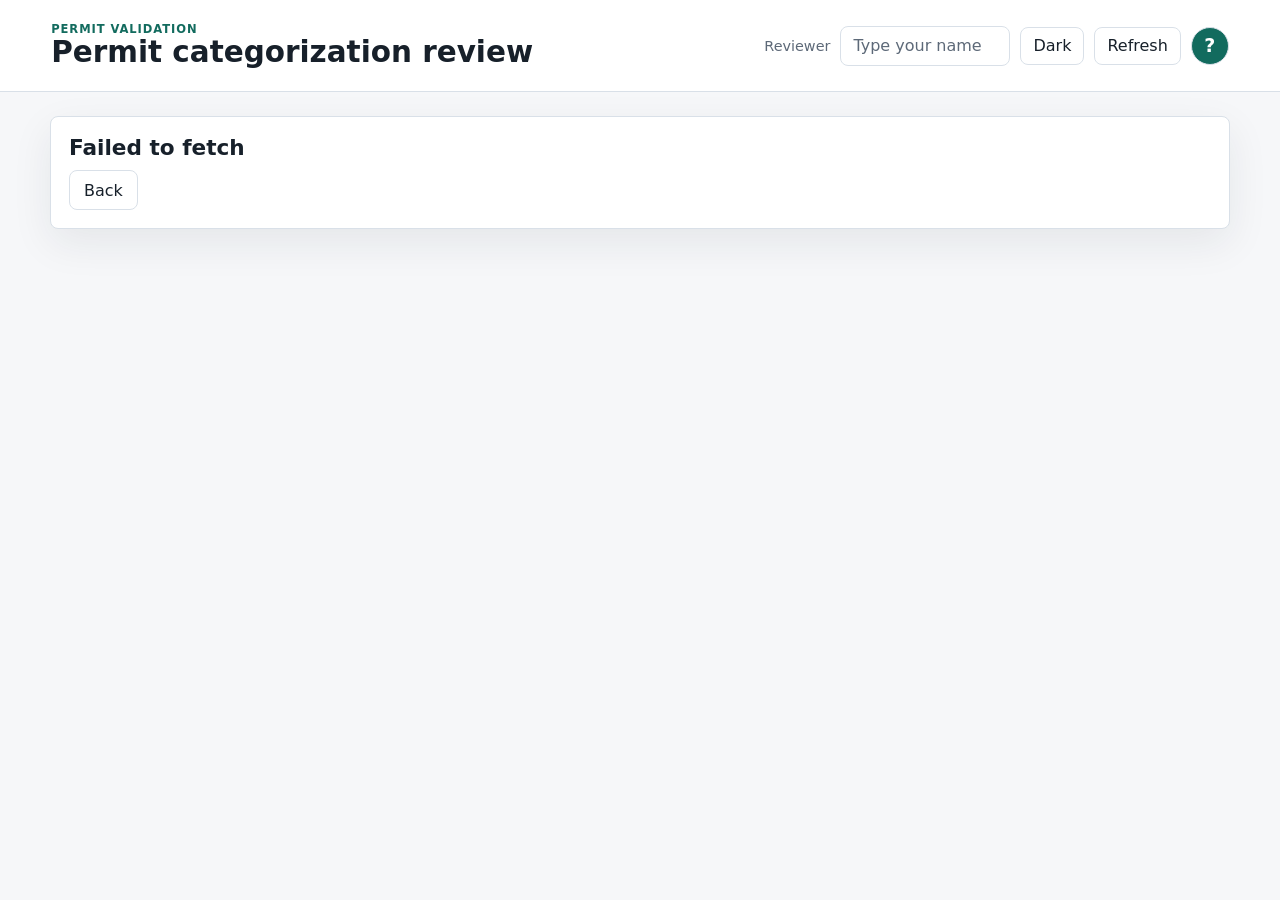
<file: index.html>
<!doctype html>
<html lang="en">
<head>
  <meta charset="utf-8">
  <meta name="viewport" content="width=device-width, initial-scale=1">
  <title>Permit Validation</title>
  <link rel="stylesheet" href="static/styles.css">
</head>
<body>
  <header class="topbar">
    <div>
      <div class="eyebrow">Permit validation</div>
      <h1>Permit categorization review</h1>
    </div>
    <div class="top-actions">
      <label class="reviewer-label" for="reviewerName">Reviewer</label>
      <input id="reviewerName" class="reviewer-input" type="text" placeholder="Type your name" autocomplete="off">
      <button id="themeToggle" class="icon-text" title="Toggle dark / light">Dark</button>
      <button id="refreshBtn" class="icon-text">Refresh</button>
      <button id="helpBtn" class="help-icon" title="How to label — reviewer guide" aria-label="Reviewer guide">?</button>
    </div>
  </header>
  <main id="app"></main>

  <div id="helpOverlay" class="help-overlay" hidden>
    <div class="help-modal" role="dialog" aria-modal="true" aria-labelledby="helpTitle">
      <div class="help-head">
        <div>
          <div class="help-eyebrow">Reviewer guide · v2</div>
          <h2 id="helpTitle">How to review this round</h2>
        </div>
        <button id="helpClose" class="help-close" aria-label="Close">&times;</button>
      </div>
      <div class="help-body">
        <p class="help-lead">Read the permit description and choose the most specific active category supported by the text. The model prediction is hidden during this review.</p>

        <section class="help-sec">
          <h3>Before you start</h3>
          <ol class="help-ol">
            <li>Enter your reviewer name in the top bar.</li>
            <li>Use the active targeted queues. Each card shows your assigned count and remaining count.</li>
            <li>Historical cards are locked. Their old records remain preserved.</li>
          </ol>
          <p class="help-note"><b>Assignment rule:</b> the system targets at least 10 permits per available active class, caps each reviewer at 300 class-target reviews, and allows no more than two substantive reviewers per class-target permit. Demolition, Sign, and Window / door have fewer than 10 permits in this round. Solar PV is not an active queue. Heat Pump appears as a choice inside the Mechanical / HVAC queue when the description supports it.</p>
        </section>

        <section class="help-sec">
          <h3>For each permit</h3>
          <ol class="help-ol">
            <li>Read the full description.</li>
            <li>Choose the narrow category that matches the main work. One permit can appear in multiple class queues because one permit can support multiple class-specific estimates.</li>
            <li>Use <b>None of these apply</b> when the work is real and no shown category fits.</li>
            <li>Use <b>Skip for now</b> when the description is too vague, incomplete, or contradictory.</li>
            <li>Use the note field for a short explanation. Notes and unfinished selections autosave after a short pause. Autosave does not complete the permit.</li>
          </ol>
          <p class="help-note"><b>Category selection completes the permit.</b> You can use Back to revisit a saved choice. Forward saves any unfinished note before moving.</p>
        </section>

        <section class="help-sec">
          <h3>Boundary rules</h3>
          <table class="help-table">
            <thead><tr><th>Permit text</th><th>Use</th></tr></thead>
            <tbody>
              <tr><td>Interior remodel with no clear narrow scope</td><td><b>Alteration / remodel</b></td></tr>
              <tr><td>New principal residence or principal building</td><td><b>New construction</b></td></tr>
              <tr><td>ADU, shed, detached garage, or carport</td><td><b>Garage / accessory</b></td></tr>
              <tr><td>Service panel or meter-main capacity change</td><td><b>Electrical panel upgrade</b></td></tr>
              <tr><td>EV charging equipment</td><td><b>EV charger</b></td></tr>
              <tr><td>Stationary battery energy storage</td><td><b>Battery storage</b></td></tr>
              <tr><td>Air-source, mini-split, or ground-source heat-pump equipment</td><td><b>Heat Pump</b></td></tr>
              <tr><td>Generic furnace, air conditioner, ventilation, or ductwork</td><td><b>Mechanical / HVAC</b></td></tr>
              <tr><td>Domestic hot-water equipment, including heat-pump water heaters</td><td><b>Water heater</b></td></tr>
              <tr><td>Roof work with no re-roofing scope</td><td>Use the equipment category when supported; do not use <b>Roofing</b></td></tr>
              <tr><td>Sewer lateral or water service to the street</td><td><b>Sewer / utility</b></td></tr>
              <tr><td>Interior fixtures, supply, or drain lines</td><td><b>Plumbing</b></td></tr>
              <tr><td>Permit text lists multiple trades</td><td>Choose the headline scope</td></tr>
            </tbody>
          </table>
        </section>

        <section class="help-sec">
          <h3>Active categories with example permits</h3>
          <p class="help-note">These examples show clear cases. Use the permit description when the wording is less direct.</p>

          <div class="help-fam"><span class="fam-tag">Electrical</span></div>
          <div class="help-cards">
            <div class="help-card"><h4>Battery storage</h4><p>Stationary electrical energy storage.</p><p class="gold">&ldquo;Install a 13.5 kWh battery energy storage system with backup gateway.&rdquo;</p><p class="nope">Not: batteries in vehicles or alarms.</p></div>
            <div class="help-card"><h4>Electrical panel upgrade</h4><p>Service panel, meter-main, or capacity change.</p><p class="gold">&ldquo;Upgrade the main service from 100A to 200A and replace the meter-main.&rdquo;</p><p class="nope">Not: ordinary wiring with no capacity change.</p></div>
            <div class="help-card"><h4>EV charger</h4><p>Electric-vehicle charging equipment.</p><p class="gold">&ldquo;Install a 240V dedicated circuit and Level 2 EV charger in the garage.&rdquo;</p><p class="nope">Not: parking electrical work with no charger.</p></div>
          </div>

          <div class="help-fam"><span class="fam-tag">Mechanical and HVAC</span></div>
          <div class="help-cards">
            <div class="help-card"><h4>Mechanical / HVAC</h4><p>General heating, cooling, ventilation, refrigeration, or ductwork.</p><p class="gold">&ldquo;Replace the gas furnace and air conditioner, including new ductwork and thermostat.&rdquo;</p><p class="nope">Heat-pump equipment uses the Heat Pump choice.</p></div>
          </div>

          <div class="help-fam"><span class="fam-tag">Plumbing</span></div>
          <div class="help-cards">
            <div class="help-card"><h4>Water heater</h4><p>Domestic water-heating equipment.</p><p class="gold">&ldquo;Replace the 50-gallon gas water heater with a tankless unit.&rdquo;</p><p class="nope">Includes heat-pump water heaters.</p></div>
            <div class="help-card"><h4>Gas</h4><p>Fuel-gas piping, meters, or gas connections.</p><p class="gold">&ldquo;Install new fuel-gas piping and extend the gas line to the range and dryer.&rdquo;</p><p class="nope">Not: water piping or sewer work.</p></div>
            <div class="help-card"><h4>Plumbing</h4><p>Fixtures, water supply, drainage, or interior piping.</p><p class="gold">&ldquo;Repipe two bathrooms and replace the fixtures, water supply, and drain lines.&rdquo;</p><p class="nope">Not: a sewer main or fuel-gas-only permit.</p></div>
          </div>

          <div class="help-fam"><span class="fam-tag">Exterior</span></div>
          <div class="help-cards">
            <div class="help-card"><h4>Roofing</h4><p>Roof covering replacement or repair.</p><p class="gold">&ldquo;Tear off and reroof 24 squares of asphalt shingles over the existing residence.&rdquo;</p><p class="nope">Not: roof-mounted equipment with no re-roofing scope.</p></div>
            <div class="help-card"><h4>Window / door</h4><p>Windows, exterior doors, or glazing.</p><p class="gold">&ldquo;Replace 12 windows and 2 exterior doors like-for-like.&rdquo;</p><p class="nope">Not: framing with no window or door work.</p></div>
            <div class="help-card"><h4>Sign</h4><p>Signs and sign structures.</p><p class="gold">&ldquo;Install an illuminated wall sign and a monument sign for the retail tenant.&rdquo;</p><p class="nope">Not: traffic signs or contract signatures.</p></div>
            <div class="help-card"><h4>Deck / patio / porch</h4><p>Decks, patios, porches, or related stairs.</p><p class="gold">&ldquo;Construct a 200 sq ft attached wood deck with stairs at the rear of the residence.&rdquo;</p><p class="nope">Not: an interior floor platform.</p></div>
          </div>

          <div class="help-fam"><span class="fam-tag">Building</span></div>
          <div class="help-cards">
            <div class="help-card"><h4>Alteration / remodel</h4><p>Renovation of an existing building with no narrower active scope.</p><p class="gold">&ldquo;Remodel the kitchen and two bathrooms with non-structural tenant improvements.&rdquo;</p><p class="nope">Not: a new principal building.</p></div>
            <div class="help-card"><h4>New construction</h4><p>A new principal building or structure.</p><p class="gold">&ldquo;Construct a new two-story single-family residence, 2,400 sq ft.&rdquo;</p><p class="nope">Not: an accessory structure only.</p></div>
            <div class="help-card"><h4>Demolition</h4><p>Full or partial demolition.</p><p class="gold">&ldquo;Demolish the existing single-family residence and foundation.&rdquo;</p><p class="nope">Not: removing one fixture during a remodel.</p></div>
            <div class="help-card"><h4>Garage / accessory</h4><p>Garage, carport, shed, ADU, or other accessory structure.</p><p class="gold">&ldquo;Construct a new detached 400 sq ft garage.&rdquo;</p><p class="nope">Not: the principal new building.</p></div>
            <div class="help-card"><h4>Structural</h4><p>Foundation, framing, load-bearing, or reinforcement work.</p><p class="gold">&ldquo;Repair the foundation with steel piers and reinforce the load-bearing framing.&rdquo;</p><p class="nope">Not: non-structural finish work.</p></div>
          </div>

          <div class="help-fam"><span class="fam-tag">Sitework</span></div>
          <div class="help-cards">
            <div class="help-card"><h4>Fence / wall</h4><p>Fences or freestanding and retaining walls.</p><p class="gold">&ldquo;Install 120 ft of cedar fence and a masonry retaining wall.&rdquo;</p><p class="nope">Not: an interior partition wall.</p></div>
            <div class="help-card"><h4>Driveway / paving</h4><p>Driveways, sidewalks, paving, or hardscape.</p><p class="gold">&ldquo;Replace the concrete driveway approach and sidewalk with new asphalt paving.&rdquo;</p><p class="nope">Not: roof paving products.</p></div>
            <div class="help-card"><h4>Grading / sitework</h4><p>Earthwork, excavation, grading, erosion control, or site preparation.</p><p class="gold">&ldquo;Perform rough grading and excavation with erosion control for site preparation.&rdquo;</p><p class="nope">Not: an interior renovation.</p></div>
            <div class="help-card"><h4>Sewer / utility</h4><p>Sewer or water service mains, laterals, or right-of-way connections.</p><p class="gold">&ldquo;Replace the sewer lateral from the house to the city main.&rdquo;</p><p class="nope">Not: interior plumbing fixtures.</p></div>
          </div>

          <div class="help-fam"><span class="fam-tag">Life safety</span></div>
          <div class="help-cards">
            <div class="help-card"><h4>Fire protection</h4><p>Fire alarms, sprinklers, suppression, or detection systems.</p><p class="gold">&ldquo;Install an NFPA 13D fire sprinkler system throughout the new residence.&rdquo;</p><p class="nope">Not: a lawn irrigation sprinkler.</p></div>
          </div>
        </section>

        <section class="help-sec help-tldr">
          <h3>Quick decision</h3>
          <p>Read the work description &rarr; select the most specific shown category &rarr; use <b>None of these apply</b> for a real but unmatched scope &rarr; use <b>Skip for now</b> when the text cannot support a decision.</p>
          <p class="help-note">Need the previous guide? <button id="legacyHelpBtn" class="help-inline" type="button">Open reviewer guide v1</button>.</p>
        </section>
      </div>
    </div>
  </div>

  <div id="helpOverlayV1" class="help-overlay" hidden>
    <div class="help-modal" role="dialog" aria-modal="true" aria-labelledby="helpTitleV1">
      <div class="help-head">
        <div>
          <div class="help-eyebrow">Reviewer guide</div>
          <h2 id="helpTitleV1">How to label a permit</h2>
        </div>
        <button id="helpCloseV1" class="help-close" aria-label="Close">&times;</button>
      </div>
      <div class="help-body">

        <p class="help-lead">You read a building-permit description and choose the single category that
        best describes the <b>actual work</b>. This is a <b>blind</b> review &mdash; you will not see the
        model's guess. Say what the permit really is, from the text alone.</p>

        <section class="help-sec">
          <h3>The flow</h3>
          <ol class="help-ol">
            <li><b>Click the category</b> that matches the main work, or press its number key
              <span class="kbd">1</span>&ndash;<span class="kbd">5</span>. The button flashes
              <span class="pill-good">green</span> to confirm.</li>
            <li><b>None of these apply</b> (<span class="kbd">8</span>) &mdash; the work is real but fits no
              category shown. Saves <i>none</i> and moves on. If you <i>know</i> it belongs to another
              family, use the full-tree escape link to record it.</li>
            <li><b>Skip for now</b> (<span class="kbd">9</span>) &mdash; the text is too vague or cut off to
              judge. Skipping is fine &mdash; don't guess.</li>
            <li>You can <b>go back</b>: your previous choice is highlighted and can be changed.</li>
          </ol>
          <p class="help-note"><b>One permit &rarr; one category.</b> If it covers several trades, pick the
          <b>headline scope</b> &mdash; e.g. &ldquo;New residence with attached garage&rdquo; is
          <b>New construction</b>, not Garage.</p>
        </section>

        <section class="help-sec">
          <h3>Four rules that settle most cases</h3>
          <ul class="help-ul">
            <li><b>Label the work, not the paperwork.</b> Ignore the permit type name, department, or fee
              code. A permit filed &ldquo;Electrical&nbsp;&ndash;&nbsp;Misc.&rdquo; describing a solar array
              is <b>Solar&nbsp;PV</b>.</li>
            <li><b>Most specific wins.</b> Use the catch-alls (Electrical, Plumbing, Mechanical/HVAC,
              Alteration/remodel) only when no narrower category fits.</li>
            <li><b>When the text won't tell you, Skip</b> &mdash; don't invent detail.</li>
            <li><b>The electrification categories matter most</b> (Solar, EV charger, Battery, Panel
              upgrade, Heat pump). Slow down and apply the boundary rules.</li>
          </ul>
        </section>

        <section class="help-sec">
          <h3>Boundary rules that actually trip people up</h3>
          <table class="help-table">
            <thead><tr><th>Situation</th><th>Correct label</th></tr></thead>
            <tbody>
              <tr><td>Heat-pump <b>water heater</b> (domestic hot water)</td><td><b>Water heater</b> &mdash; not Heat pump</td></tr>
              <tr><td><b>Solar thermal</b> / solar hot water (no electricity)</td><td><i>not</i> Solar PV (Solar PV = electric only)</td></tr>
              <tr><td><b>Roof-mounted solar</b>, no re-roofing scope</td><td><b>Solar PV</b> &mdash; not Roofing</td></tr>
              <tr><td>Service <b>capacity change</b> (100A&rarr;200A, meter-main)</td><td><b>Panel upgrade</b> &mdash; not Electrical</td></tr>
              <tr><td>Any <b>EV charging equipment</b> present</td><td><b>EV charger</b> &mdash; not Electrical</td></tr>
              <tr><td><b>Retaining / freestanding wall</b></td><td><b>Fence/wall</b> &mdash; not Structural</td></tr>
              <tr><td><b>Sewer lateral / water service main</b> to street</td><td><b>Sewer/utility</b> &mdash; not Plumbing</td></tr>
              <tr><td>Interior <b>fixtures &amp; supply lines</b> only</td><td><b>Plumbing</b> &mdash; not Sewer/utility</td></tr>
              <tr><td><b>ADU, shed, detached garage, carport</b></td><td><b>Garage/accessory</b> &mdash; not New construction</td></tr>
              <tr><td><b>Mini-split / air-source heat pump</b></td><td><b>Heat pump</b> &mdash; not Mechanical/HVAC</td></tr>
            </tbody>
          </table>
        </section>

        <section class="help-sec">
          <h3>The 25 categories &mdash; with a gold-standard example each</h3>
          <p class="help-note">Each shows what it means, a <b>gold example</b> (unambiguously this
          category), and the most common thing it is <i>not</i>.</p>

          <div class="help-fam"><span class="fam-tag">&#9889; Electrical</span></div>
          <div class="help-cards">
            <div class="help-card"><h4>1 &middot; Solar PV</h4><p>Photovoltaic solar <i>electric</i> generation equipment.</p><p class="gold">&ldquo;Install roof-mounted 7.2&nbsp;kW photovoltaic system, 18 modules with string inverter, residential.&rdquo;</p><p class="nope">Not: solar thermal; a generic electrical permit.</p></div>
            <div class="help-card"><h4>2 &middot; EV charger</h4><p>Electric-vehicle charging equipment (EVSE).</p><p class="gold">&ldquo;Install 240V/40A dedicated circuit and Level 2 EVSE in attached garage.&rdquo;</p><p class="nope">Not: parking electrical with no charger.</p></div>
            <div class="help-card"><h4>3 &middot; Battery storage</h4><p>Stationary electrical energy storage.</p><p class="gold">&ldquo;Install Powerwall (13.5&nbsp;kWh) battery energy storage system with backup gateway, garage.&rdquo;</p><p class="nope">Not: batteries in alarms or vehicles.</p></div>
            <div class="help-card"><h4>4 &middot; Panel upgrade</h4><p>Service panel / meter-main replacement or capacity change.</p><p class="gold">&ldquo;Upgrade main service from 100A to 200A, replace meter-main and load center.&rdquo;</p><p class="nope">Not: reconnect/inspection with no change.</p></div>
            <div class="help-card"><h4>5 &middot; Electrical <span class="catch">catch-all</span></h4><p>General wiring, circuits, service, fixtures, equipment.</p><p class="gold">&ldquo;Rewire kitchen, add six 20A circuits, replace outlets, switches and lighting.&rdquo;</p><p class="nope">Not: solar/EV/battery/panel when one applies.</p></div>
          </div>

          <div class="help-fam"><span class="fam-tag">&#128293; Mechanical &amp; HVAC</span></div>
          <div class="help-cards">
            <div class="help-card"><h4>6 &middot; Heat pump</h4><p>Heat-pump equipment (air-source, mini-split, ground-source).</p><p class="gold">&ldquo;Install 3-ton ducted air-source heat pump to replace gas furnace and AC.&rdquo;</p><p class="nope">Not: generic HVAC; a heat-pump <i>water heater</i>.</p></div>
            <div class="help-card"><h4>7 &middot; Mechanical / HVAC <span class="catch">catch-all</span></h4><p>General heating, ventilation, cooling, refrigeration, ductwork.</p><p class="gold">&ldquo;Replace 4-ton gas furnace and condenser, new ductwork and thermostat; AC changeout.&rdquo;</p><p class="nope">Not: a heat pump when that fits.</p></div>
          </div>

          <div class="help-fam"><span class="fam-tag">&#128703; Plumbing</span></div>
          <div class="help-cards">
            <div class="help-card"><h4>8 &middot; Water heater</h4><p>Water-heating equipment.</p><p class="gold">&ldquo;Replace 50-gallon gas water heater with tankless unit; like-for-like.&rdquo;</p><p class="nope">Not: a space-heating boiler, no domestic hot water.</p></div>
            <div class="help-card"><h4>9 &middot; Gas</h4><p>Fuel-gas piping, meters, or gas-fired equipment connections.</p><p class="gold">&ldquo;Install new fuel-gas piping and meter for range and dryer; gas line extension.&rdquo;</p><p class="nope">Not: water piping; gasoline storage.</p></div>
            <div class="help-card"><h4>10 &middot; Plumbing <span class="catch">catch-all</span></h4><p>General fixtures, water supply, drainage, piping.</p><p class="gold">&ldquo;Repipe two bathrooms, replace fixtures, water supply and drain lines.&rdquo;</p><p class="nope">Not: fuel gas only; a sewer main only.</p></div>
          </div>

          <div class="help-fam"><span class="fam-tag">&#127968; Exterior</span></div>
          <div class="help-cards">
            <div class="help-card"><h4>11 &middot; Roofing</h4><p>Roof covering replacement, repair, or new roof.</p><p class="gold">&ldquo;Tear off and reroof 24 squares of asphalt shingles over existing residence.&rdquo;</p><p class="nope">Not: roof-mounted equipment, no roofing scope.</p></div>
            <div class="help-card"><h4>12 &middot; Window/door</h4><p>Windows, doors, or glazing.</p><p class="gold">&ldquo;Replace 12 windows and 2 exterior doors like-for-like; retrofit vinyl.&rdquo;</p><p class="nope">Not: framing with no window/door work.</p></div>
            <div class="help-card"><h4>13 &middot; Sign</h4><p>Signs and sign structures.</p><p class="gold">&ldquo;Install illuminated wall sign and monument sign for retail tenant.&rdquo;</p><p class="nope">Not: traffic signs; contract signatures.</p></div>
            <div class="help-card"><h4>14 &middot; Deck/patio/porch</h4><p>Decks, patios, or porches.</p><p class="gold">&ldquo;Construct 200 sq ft attached wood deck with stairs at rear of residence.&rdquo;</p><p class="nope">Not: an interior floor platform.</p></div>
          </div>

          <div class="help-fam"><span class="fam-tag">&#127959;&#65039; Building</span></div>
          <div class="help-cards">
            <div class="help-card"><h4>15 &middot; Alteration/remodel <span class="catch">catch-all</span></h4><p>Alteration, renovation, or remodel of an existing building.</p><p class="gold">&ldquo;Interior remodel of kitchen and two baths, non-structural; tenant improvement.&rdquo;</p><p class="nope">Not: a new standalone building.</p></div>
            <div class="help-card"><h4>16 &middot; New construction</h4><p>A new principal building or structure.</p><p class="gold">&ldquo;Construct new two-story single-family residence, 2,400 sq ft.&rdquo;</p><p class="nope">Not: an addition or accessory structure only.</p></div>
            <div class="help-card"><h4>17 &middot; Demolition</h4><p>Full or partial demolition.</p><p class="gold">&ldquo;Full demolition of existing single-family residence and foundation.&rdquo;</p><p class="nope">Not: removing one fixture.</p></div>
            <div class="help-card"><h4>18 &middot; Garage/accessory</h4><p>Garage, carport, shed, ADU, or other accessory structure.</p><p class="gold">&ldquo;Construct new detached 400 sq ft garage&rdquo; / &ldquo;Build 600 sq ft ADU.&rdquo;</p><p class="nope">Not: a principal new building.</p></div>
            <div class="help-card"><h4>19 &middot; Structural</h4><p>Framing, foundation, load-bearing or reinforcement work.</p><p class="gold">&ldquo;Foundation repair: install 8 steel piers and reinforce framing; seismic retrofit.&rdquo;</p><p class="nope">Not: non-structural finish work.</p></div>
          </div>

          <div class="help-fam"><span class="fam-tag">&#127795; Sitework</span></div>
          <div class="help-cards">
            <div class="help-card"><h4>20 &middot; Pool/spa</h4><p>Swimming pool, spa, hot tub, or pool equipment.</p><p class="gold">&ldquo;Construct in-ground gunite swimming pool and spa with equipment pad.&rdquo;</p><p class="nope">Not: a fountain or a beauty spa.</p></div>
            <div class="help-card"><h4>21 &middot; Fence/wall</h4><p>Fences or freestanding/retaining walls.</p><p class="gold">&ldquo;Install 120 ft of 6 ft cedar fence and a 4 ft masonry retaining wall.&rdquo;</p><p class="nope">Not: an interior partition wall.</p></div>
            <div class="help-card"><h4>22 &middot; Driveway/paving</h4><p>Driveway, sidewalk, paving, or hardscape.</p><p class="gold">&ldquo;Replace concrete driveway approach and sidewalk; new asphalt paving.&rdquo;</p><p class="nope">Not: roof paving products.</p></div>
            <div class="help-card"><h4>23 &middot; Grading/sitework</h4><p>Earthwork, excavation, grading, erosion control, site prep.</p><p class="gold">&ldquo;Rough grading and excavation with erosion control for site preparation.&rdquo;</p><p class="nope">Not: an interior renovation.</p></div>
            <div class="help-card"><h4>24 &middot; Sewer/utility</h4><p>Sewer/water service main, lateral, or ROW utility connection.</p><p class="gold">&ldquo;Replace sewer lateral from house to city main&rdquo; / &ldquo;New 1-inch water service line.&rdquo;</p><p class="nope">Not: interior plumbing fixtures.</p></div>
          </div>

          <div class="help-fam"><span class="fam-tag">&#129519; Life safety</span></div>
          <div class="help-cards">
            <div class="help-card"><h4>25 &middot; Fire protection</h4><p>Fire alarm, sprinkler, suppression, or detection systems.</p><p class="gold">&ldquo;Install NFPA 13D fire sprinkler system throughout new residence; monitored fire alarm.&rdquo;</p><p class="nope">Not: a lawn irrigation sprinkler.</p></div>
          </div>
        </section>

        <section class="help-sec help-tldr">
          <h3>The whole decision in one line</h3>
          <p>Read the description &rarr; pick the <b>most specific</b> category for the <b>main work</b>
          &rarr; if nothing in the shown family fits, <b>None of these apply</b> &rarr; if you can't tell,
          <b>Skip</b>. Watch the electrification boundaries. Label the <b>work</b>, never the paperwork.</p>
        </section>

      </div>
    </div>
  </div>

  <script src="static/api-config.js"></script>
  <script src="static/app.js"></script>
</body>
</html>
</file>
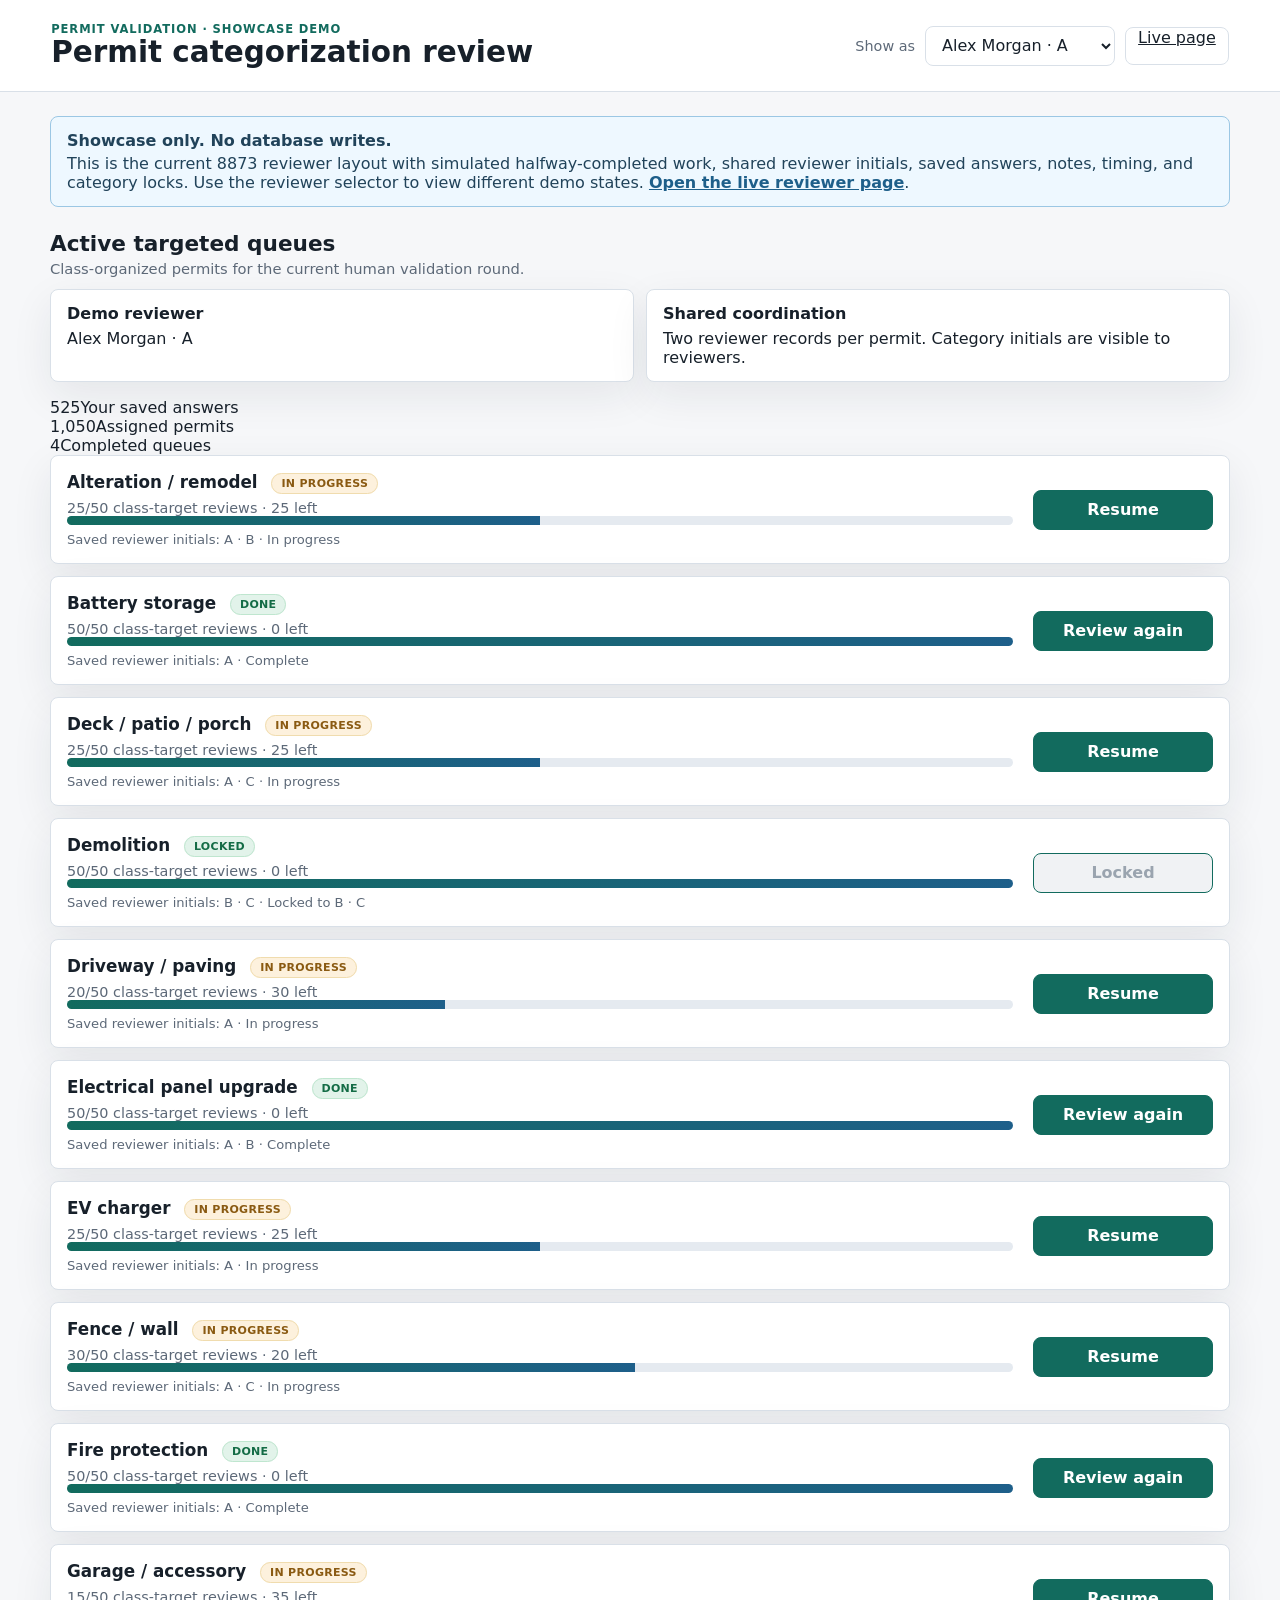
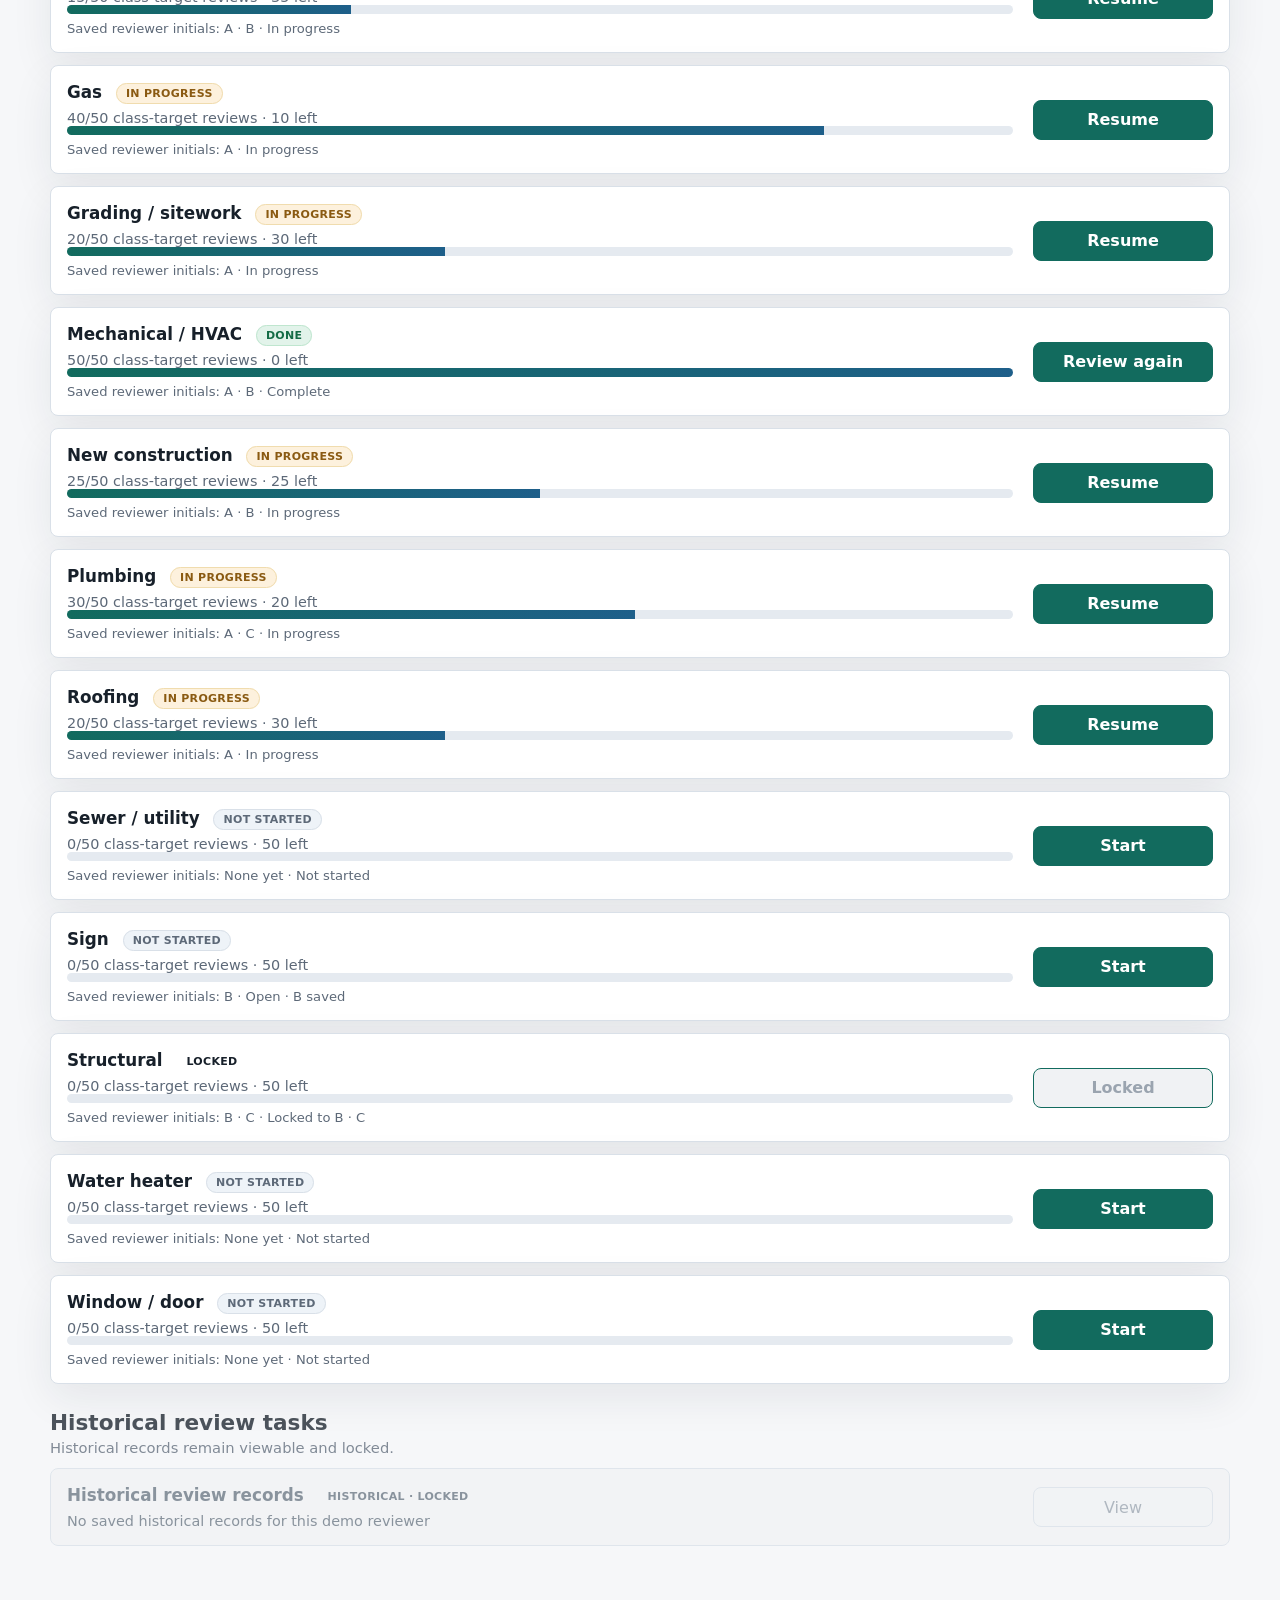
<file: test/index.html>
<!doctype html>
<html lang="en">
<head>
  <meta charset="utf-8">
  <meta name="viewport" content="width=device-width, initial-scale=1">
  <title>Permit Validation Showcase</title>
  <link rel="stylesheet" href="../static/styles.css">
  <style>
    .showcase-banner { margin: 24px auto 0; width: min(1180px, calc(100% - 32px)); border: 1px solid #9bc7e4; border-radius: 8px; padding: 14px 16px; background: #eef8ff; color: #21435a; }
    .showcase-banner strong { display: block; margin-bottom: 4px; }
    .showcase-banner a { color: #1e5f8a; font-weight: 700; }
    .demo-only { color: var(--muted); font-size: .82rem; }
    .demo-reviewer { min-width: 190px; }
    .demo-card-note { color: var(--muted); font-size: .82rem; margin-top: 7px; }
    .demo-review-shell { margin-top: 24px; }
    .demo-review-shell .narrow-choice.selected { border-color: var(--good); background: #e9f7ef; box-shadow: 0 0 0 2px rgba(18,116,71,.12); }
    .demo-review-shell .demo-disabled { opacity: .72; pointer-events: none; }
    .demo-review-shell .demo-save-note { margin-top: 14px; border: 1px solid #d9c8a4; background: #fffaf0; color: #79551b; border-radius: 8px; padding: 12px 14px; }
    .demo-review-shell .permit-panel small { display: block; color: var(--muted); margin-top: 9px; }
  </style>
</head>
<body>
  <header class="topbar">
    <div>
      <div class="eyebrow">Permit validation · showcase demo</div>
      <h1>Permit categorization review</h1>
    </div>
    <div class="top-actions">
      <label class="reviewer-label" for="demoReviewer">Show as</label>
      <select id="demoReviewer" class="reviewer-input demo-reviewer">
        <option value="A">Alex Morgan · A</option>
        <option value="B">Brian Lee · B</option>
        <option value="C">Casey Patel · C</option>
      </select>
      <a class="icon-text" href="../">Live page</a>
    </div>
  </header>
  <div class="showcase-banner">
    <strong>Showcase only. No database writes.</strong>
    This is the current 8873 reviewer layout with simulated halfway-completed work, shared reviewer initials, saved answers, notes, timing, and category locks. Use the reviewer selector to view different demo states. <a href="../">Open the live reviewer page</a>.
  </div>
  <main id="app"></main>

  <script>
    const reviewerNames = {A: "Alex Morgan", B: "Brian Lee", C: "Casey Patel"};
    const categories = [
      {key:"alteration_remodel", label:"Alteration / remodel", done:{A:25,B:18,C:0}, reviewers:["A","B"], text:"Interior kitchen and bathroom remodel of an existing residence."},
      {key:"battery_storage", label:"Battery storage", done:{A:50,B:22,C:0}, reviewers:["A"], text:"Install a stationary battery energy-storage system with backup gateway."},
      {key:"deck_patio_porch", label:"Deck / patio / porch", done:{A:25,B:0,C:14}, reviewers:["A","C"], text:"Construct an attached wood deck with stairs at the rear of a residence."},
      {key:"demolition", label:"Demolition", done:{A:50,B:0,C:0}, reviewers:["B","C"], text:"Demolish the existing single-family residence and foundation."},
      {key:"driveway_paving", label:"Driveway / paving", done:{A:20,B:8,C:0}, reviewers:["A"], text:"Replace the concrete driveway approach and sidewalk with new paving."},
      {key:"electrical_panel_upgrade", label:"Electrical panel upgrade", done:{A:50,B:31,C:0}, reviewers:["A","B"], text:"Upgrade the main service from 100A to 200A and replace the meter-main."},
      {key:"ev_charger", label:"EV charger", done:{A:25,B:0,C:0}, reviewers:["A"], text:"Install a 240V dedicated circuit and Level 2 EV charger in the garage."},
      {key:"fence_wall", label:"Fence / wall", done:{A:30,B:0,C:20}, reviewers:["A","C"], text:"Install a cedar fence and a masonry retaining wall."},
      {key:"fire_protection", label:"Fire protection", done:{A:50,B:0,C:0}, reviewers:["A"], text:"Install an NFPA 13D fire sprinkler system throughout the residence."},
      {key:"garage_accessory", label:"Garage / accessory", done:{A:15,B:17,C:0}, reviewers:["A","B"], text:"Construct a new detached garage behind the principal residence."},
      {key:"gas", label:"Gas", done:{A:40,B:0,C:0}, reviewers:["A"], text:"Extend fuel-gas piping to a range and dryer."},
      {key:"grading_sitework", label:"Grading / sitework", done:{A:20,B:0,C:0}, reviewers:["A"], text:"Perform rough grading and excavation with erosion control."},
      {key:"mechanical_hvac", label:"Mechanical / HVAC", done:{A:50,B:24,C:0}, reviewers:["A","B"], text:"Replace the gas furnace and air conditioner with new ductwork."},
      {key:"new_construction", label:"New construction", done:{A:25,B:50,C:0}, reviewers:["A","B"], text:"Construct a new two-story single-family residence."},
      {key:"plumbing", label:"Plumbing", done:{A:30,B:0,C:21}, reviewers:["A","C"], text:"Repipe two bathrooms and replace fixtures and drain lines."},
      {key:"roofing", label:"Roofing", done:{A:20,B:0,C:0}, reviewers:["A"], text:"Tear off and reroof the existing residence with asphalt shingles."},
      {key:"sewer_utility", label:"Sewer / utility", done:{A:0,B:0,C:0}, reviewers:[], text:"Replace the sewer lateral from the house to the city main."},
      {key:"sign", label:"Sign", done:{A:0,B:0,C:0}, reviewers:["B"], text:"Install an illuminated wall sign for a retail tenant."},
      {key:"structural", label:"Structural", done:{A:0,B:40,C:12}, reviewers:["B","C"], text:"Repair the foundation and reinforce load-bearing framing."},
      {key:"water_heater", label:"Water heater", done:{A:0,B:0,C:0}, reviewers:[], text:"Replace a 50-gallon gas water heater with a tankless unit."},
      {key:"window_door", label:"Window / door", done:{A:0,B:0,C:0}, reviewers:[], text:"Replace twelve windows and two exterior doors like-for-like."}
    ];

    const app = document.querySelector("#app");
    let selectedReviewer = "A";
    let openCategory = null;

    function esc(value) { return String(value ?? "").replace(/[&<>"']/g, c => ({"&":"&amp;","<":"&lt;",">":"&gt;","\"":"&quot;","'":"&#39;"}[c])); }
    function reviewerInitials(row) { return row.reviewers.length ? row.reviewers.join(" · ") : "None yet"; }
    function status(row) {
      const mine = row.reviewers.includes(selectedReviewer);
      if (row.reviewers.length >= 2 && !mine) return `Locked to ${reviewerInitials(row)}`;
      const done = row.done[selectedReviewer] || 0;
      if (mine && done >= 50) return "Complete";
      if (mine && done) return "In progress";
      if (row.reviewers.length) return `Open · ${reviewerInitials(row)} saved`;
      return "Not started";
    }
    function locked(row) { return row.reviewers.length >= 2 && !row.reviewers.includes(selectedReviewer); }
    function renderDashboard() {
      openCategory = null;
      const completed = categories.reduce((sum, row) => sum + (row.done[selectedReviewer] || 0), 0);
      const completeQueues = categories.filter(row => row.reviewers.includes(selectedReviewer) && (row.done[selectedReviewer] || 0) >= 50).length;
      const rows = categories.map(row => {
        const done = row.done[selectedReviewer] || 0;
        const isLocked = locked(row);
        const button = isLocked ? "Locked" : done >= 50 ? "Review again" : done ? "Resume" : "Start";
        return `<section class="sample-row ${isLocked ? "demo-locked" : ""}">
          <div class="sample-main">
            <div class="sample-title">${esc(row.label)} <span class="task-badge ${done >= 50 ? "done" : done ? "in_progress" : isLocked ? "locked" : "not_started"}">${esc(isLocked ? "Locked" : done >= 50 ? "Done" : done ? "In progress" : "Not started")}</span></div>
            <div class="sample-meta">${done}/50 class-target reviews · ${50 - done} left</div>
            <div class="bar"><div style="width:${done * 2}%"></div></div>
            <div class="demo-card-note">Saved reviewer initials: ${esc(reviewerInitials(row))} · ${esc(status(row))}</div>
          </div>
          <div class="sample-actions"><button class="primary-action" data-open="${esc(row.key)}" ${isLocked ? "disabled" : ""}>${button}</button></div>
        </section>`;
      }).join("");
      app.innerHTML = `<section class="queue-section">
        <div class="queue-section-head"><h2>Active targeted queues</h2><p>Class-organized permits for the current human validation round.</p></div>
        <div class="review-mode-guide"><div><strong>Demo reviewer</strong><span>${esc(reviewerNames[selectedReviewer])} · ${selectedReviewer}</span></div><div><strong>Shared coordination</strong><span>Two reviewer records per permit. Category initials are visible to reviewers.</span></div></div>
        <section class="summary-grid"><div class="summary-card"><span class="summary-value">${completed}</span><span class="summary-label">Your saved answers</span></div><div class="summary-card"><span class="summary-value">1,050</span><span class="summary-label">Assigned permits</span></div><div class="summary-card"><span class="summary-value">${completeQueues}</span><span class="summary-label">Completed queues</span></div></section>
        <section class="sample-list">${rows}</section>
      </section>
      <section class="queue-section historical-section"><div class="queue-section-head"><h2>Historical review tasks</h2><p>Historical records remain viewable and locked.</p></div><section class="sample-list"><section class="sample-row historical-task"><div class="sample-main"><div class="sample-title">Historical review records <span class="task-badge locked">Historical · locked</span></div><div class="sample-meta">No saved historical records for this demo reviewer</div></div><div class="sample-actions"><button disabled>View</button></div></section></section></section>`;
      document.querySelectorAll("[data-open]").forEach(button => button.addEventListener("click", () => renderReview(button.dataset.open)));
    }

    function renderReview(key) {
      const row = categories.find(item => item.key === key);
      if (!row || locked(row)) return;
      openCategory = key;
      const done = row.done[selectedReviewer] || 0;
      const selected = done > 0 ? row.key : "";
      app.innerHTML = `<section class="review-shell demo-review-shell">
        <div class="review-header"><button id="demoHome">Home</button><div><div class="eyebrow">Narrow review · showcase</div><h2>${esc(reviewerNames[selectedReviewer])} — Targeted review · ${esc(row.label)}</h2></div><div class="review-nav"><button id="demoBack" ${done ? "" : "disabled"}>Back</button><span>${Math.max(1, done + 1)} / 50</span><button id="demoForward">Forward</button></div></div>
        <section class="permit-panel"><p>${esc(row.text)}</p><small>Permit 99067-DEMO-${String(done + 1).padStart(4, "0")} · Saved reviewers: ${esc(reviewerInitials(row))}</small></section>
        <section class="narrow-panel">
          <div class="narrow-head">What specific type of work is this permit? <span class="muted">— ${esc(row.label.includes("/") ? "Building and trades" : "Targeted class")}</span></div>
          <div class="narrow-grid demo-disabled"><button class="narrow-choice ${selected === "alteration_remodel" ? "selected" : ""}"><b>1</b><span>${esc(row.label)}</span></button><button class="narrow-choice"><b>2</b><span>Another active category</span></button><button class="narrow-choice"><b>3</b><span>Not applicable</span></button></div>
          <div class="narrow-actions demo-disabled"><button class="narrow-none"><b>8</b>None of these apply</button><button class="narrow-skip"><b>9</b>Skip for now</button></div>
          <input id="noteField" type="text" value="Main scope is supported by the permit description." disabled>
        </section>
        <div class="demo-save-note"><strong>Demo state:</strong> This permit already has a saved answer and timing record. Controls are disabled in the showcase. Nothing on this page reaches the live database.</div>
      </section>`;
      document.querySelector("#demoHome").onclick = renderDashboard;
      document.querySelector("#demoBack").onclick = () => renderReview(key);
      document.querySelector("#demoForward").onclick = () => renderReview(key);
    }

    document.querySelector("#demoReviewer").addEventListener("change", event => { selectedReviewer = event.target.value; renderDashboard(); });
    renderDashboard();
  </script>
</body>
</html>
</file>
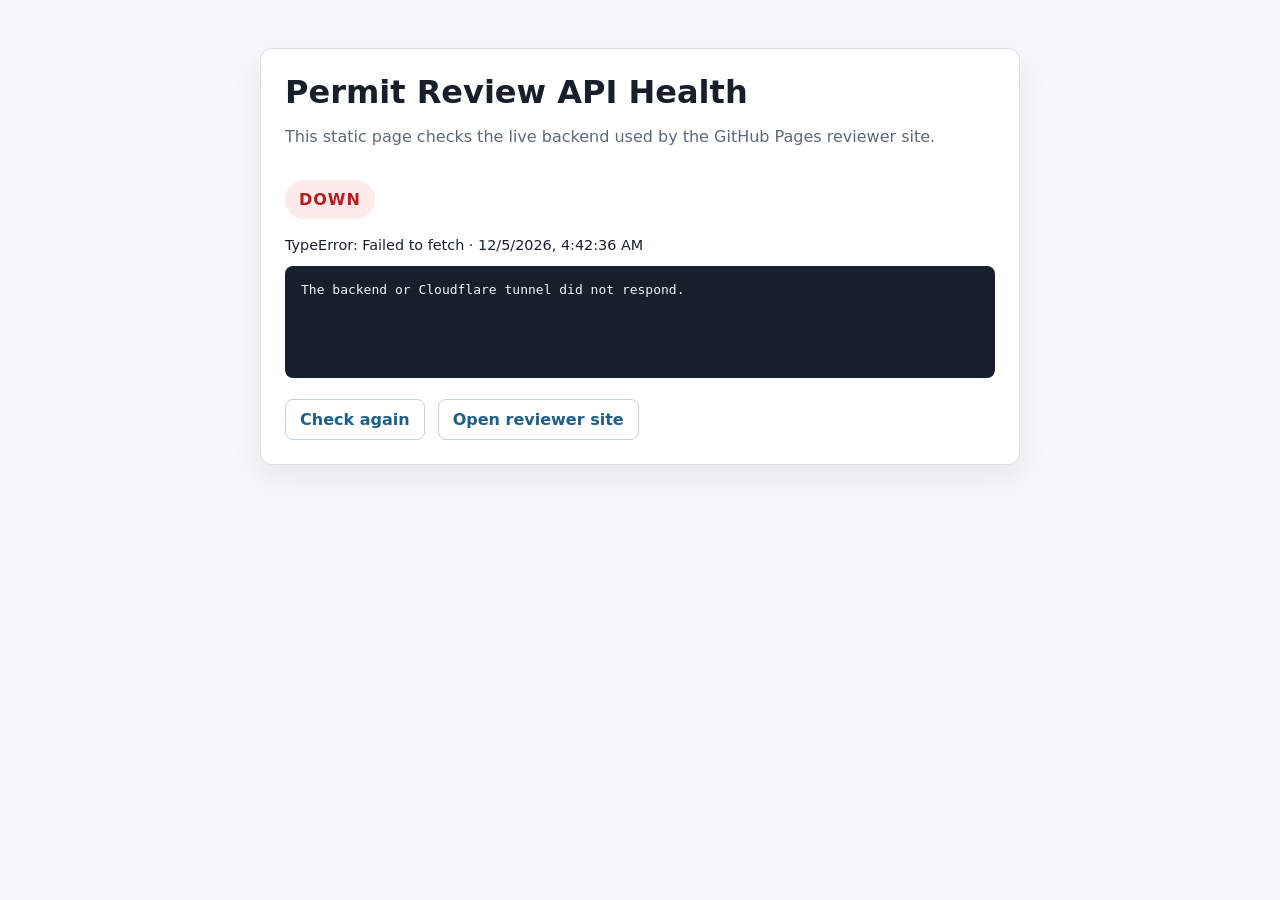
<file: api/health/index.html>
<!doctype html>
<html lang="en">
<head>
  <meta charset="utf-8">
  <meta name="viewport" content="width=device-width, initial-scale=1">
  <title>Permit Review API Health</title>
  <style>
    :root { font-family: system-ui, sans-serif; color: #17202a; background: #f6f7f9; }
    body { max-width: 760px; margin: 48px auto; padding: 0 20px; }
    main { background: white; border: 1px solid #d9e0e8; border-radius: 12px; padding: 24px; box-shadow: 0 12px 32px #14233212; }
    h1 { margin: 0 0 8px; }
    p { color: #5d6978; }
    .status { display: inline-block; margin: 18px 0; padding: 10px 14px; border-radius: 999px; font-weight: 800; letter-spacing: .06em; }
    .checking { background: #fff7df; color: #8a5a00; }
    .up { background: #e7f7ed; color: #127447; }
    .down { background: #fdeaea; color: #b91c1c; }
    pre { overflow: auto; background: #17202a; color: #f2f5f7; border-radius: 8px; padding: 16px; min-height: 80px; }
    button, a { display: inline-block; margin-top: 8px; margin-right: 8px; padding: 10px 14px; border: 1px solid #c6d1dc; border-radius: 8px; background: white; color: #1e5f8a; font: inherit; font-weight: 700; text-decoration: none; cursor: pointer; }
    .meta { font-size: .9rem; }
  </style>
</head>
<body>
  <main>
    <h1>Permit Review API Health</h1>
    <p>This static page checks the live backend used by the GitHub Pages reviewer site.</p>
    <div id="status" class="status checking">CHECKING</div>
    <div id="meta" class="meta">Checking the backend...</div>
    <pre id="payload">Waiting for response.</pre>
    <button id="refresh">Check again</button>
    <a href="../../">Open reviewer site</a>
  </main>
  <script src="../../static/api-config.js"></script>
  <script>
    const endpoint = `${window.STATICVER_API_BASE || ""}/api/health`;
    const statusEl = document.querySelector("#status");
    const metaEl = document.querySelector("#meta");
    const payloadEl = document.querySelector("#payload");
    async function checkHealth() {
      statusEl.className = "status checking";
      statusEl.textContent = "CHECKING";
      metaEl.textContent = `Checking ${endpoint} ...`;
      const started = performance.now();
      try {
        const response = await fetch(`${endpoint}?t=${Date.now()}`, {cache: "no-store"});
        const payload = await response.json();
        const elapsed = Math.round(performance.now() - started);
        statusEl.className = `status ${response.ok && payload.ok ? "up" : "down"}`;
        statusEl.textContent = response.ok && payload.ok ? "UP" : "DOWN";
        metaEl.textContent = `HTTP ${response.status} · ${elapsed} ms · ${new Date().toLocaleString()}`;
        payloadEl.textContent = JSON.stringify(payload, null, 2);
      } catch (error) {
        statusEl.className = "status down";
        statusEl.textContent = "DOWN";
        metaEl.textContent = `${error.name}: ${error.message} · ${new Date().toLocaleString()}`;
        payloadEl.textContent = "The backend or Cloudflare tunnel did not respond.";
      }
    }
    document.querySelector("#refresh").addEventListener("click", checkHealth);
    checkHealth();
  </script>
</body>
</html>
</file>
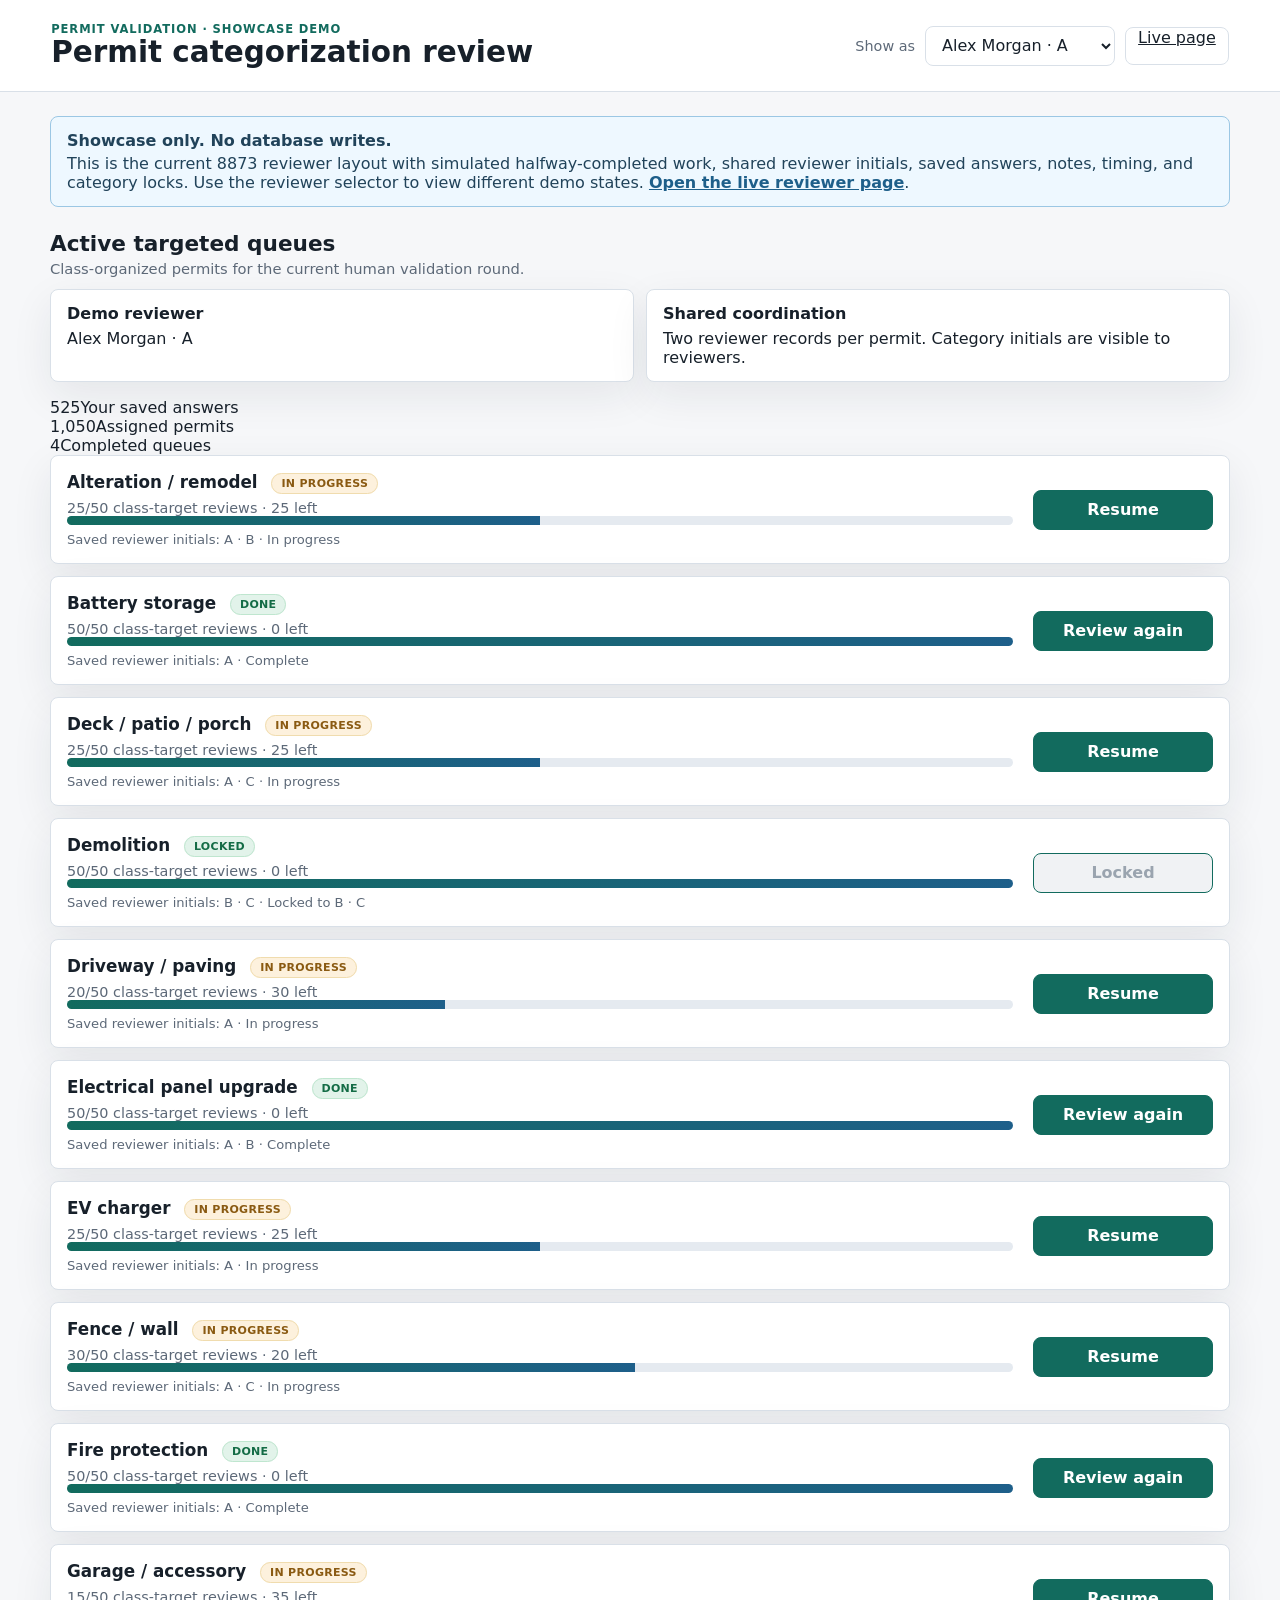
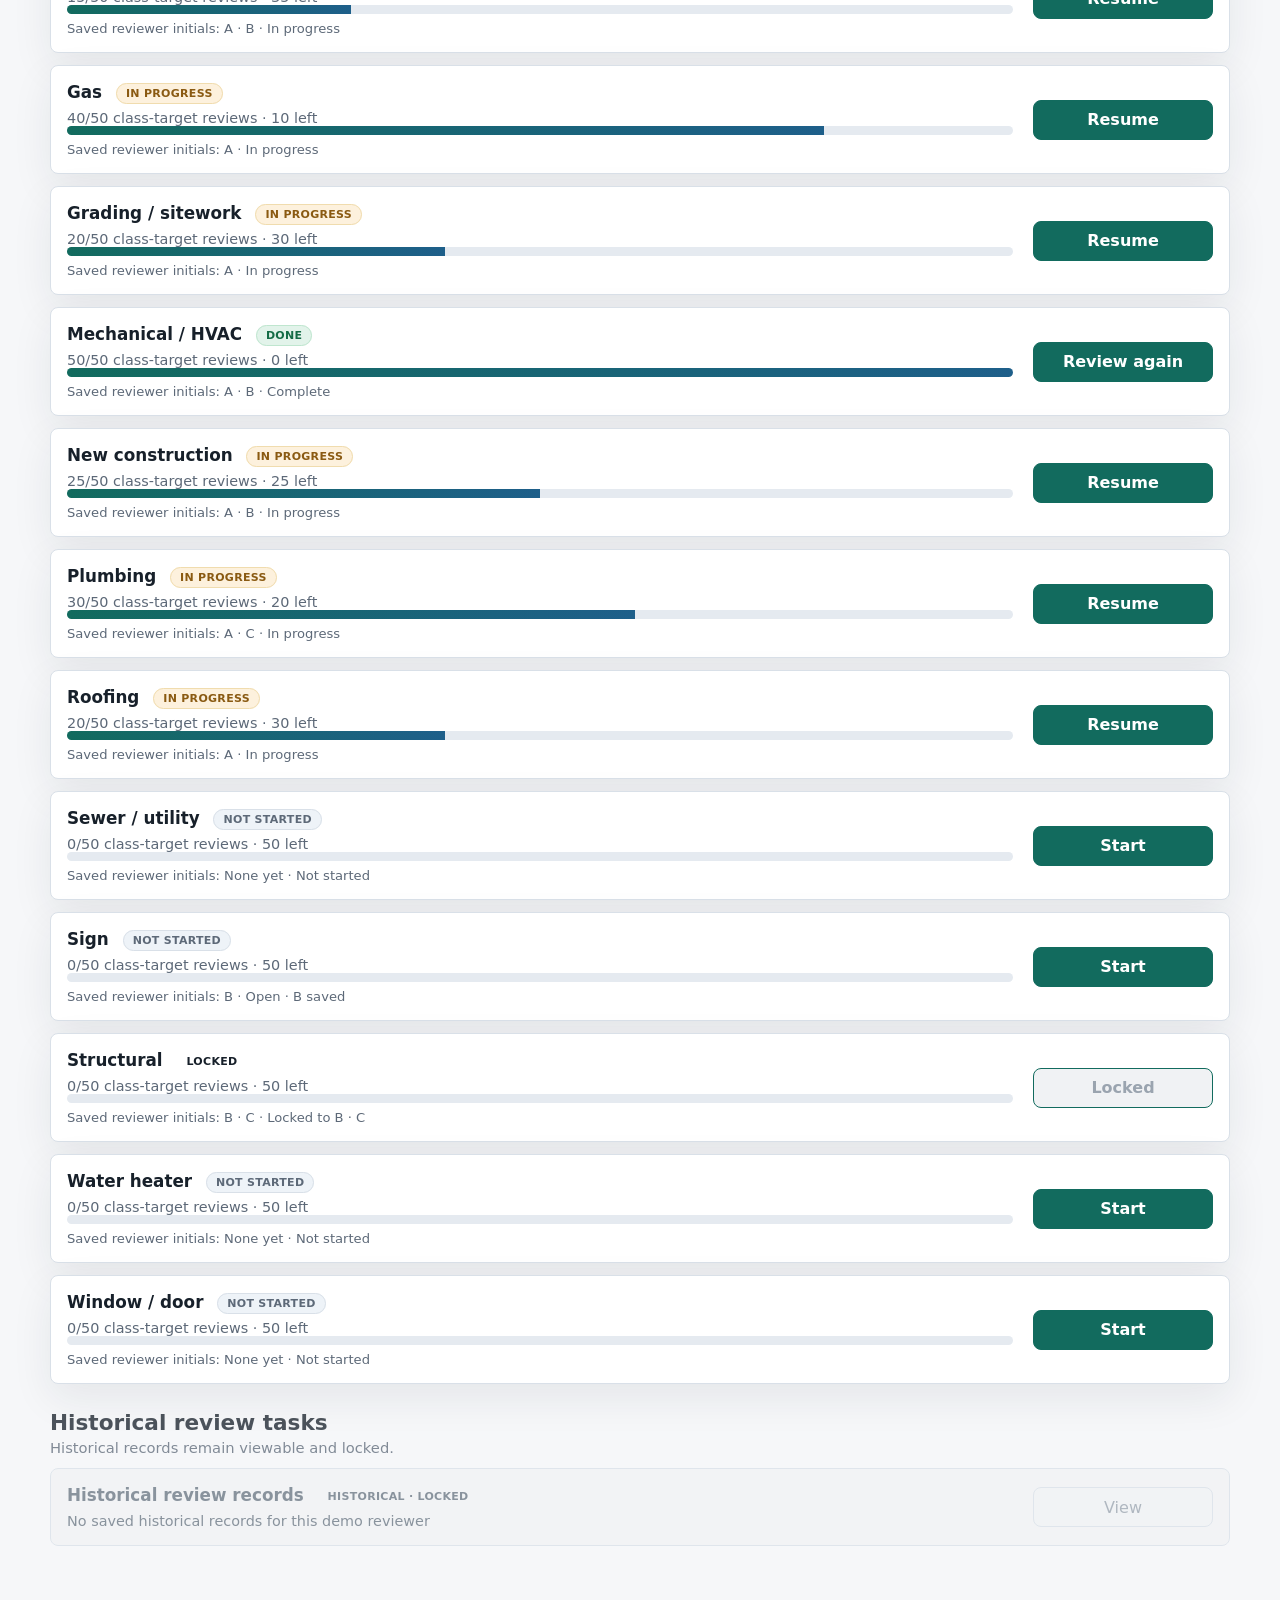
<file: showcase.html>
<!doctype html>
<html lang="en">
<head>
  <meta charset="utf-8">
  <meta name="viewport" content="width=device-width, initial-scale=1">
  <title>Permit Validation Showcase</title>
  <link rel="stylesheet" href="/static/styles.css">
  <style>
    .showcase-banner { margin: 24px auto 0; width: min(1180px, calc(100% - 32px)); border: 1px solid #9bc7e4; border-radius: 8px; padding: 14px 16px; background: #eef8ff; color: #21435a; }
    .showcase-banner strong { display: block; margin-bottom: 4px; }
    .showcase-banner a { color: #1e5f8a; font-weight: 700; }
    .demo-only { color: var(--muted); font-size: .82rem; }
    .demo-reviewer { min-width: 190px; }
    .demo-card-note { color: var(--muted); font-size: .82rem; margin-top: 7px; }
    .demo-review-shell { margin-top: 24px; }
    .demo-review-shell .narrow-choice.selected { border-color: var(--good); background: #e9f7ef; box-shadow: 0 0 0 2px rgba(18,116,71,.12); }
    .demo-review-shell .demo-disabled { opacity: .72; pointer-events: none; }
    .demo-review-shell .demo-save-note { margin-top: 14px; border: 1px solid #d9c8a4; background: #fffaf0; color: #79551b; border-radius: 8px; padding: 12px 14px; }
    .demo-review-shell .permit-panel small { display: block; color: var(--muted); margin-top: 9px; }
  </style>
</head>
<body>
  <header class="topbar">
    <div>
      <div class="eyebrow">Permit validation · showcase demo</div>
      <h1>Permit categorization review</h1>
    </div>
    <div class="top-actions">
      <label class="reviewer-label" for="demoReviewer">Show as</label>
      <select id="demoReviewer" class="reviewer-input demo-reviewer">
        <option value="A">Alex Morgan · A</option>
        <option value="B">Brian Lee · B</option>
        <option value="C">Casey Patel · C</option>
      </select>
      <a class="icon-text" href="/">Live page</a>
    </div>
  </header>
  <div class="showcase-banner">
    <strong>Showcase only. No database writes.</strong>
    This is the current 8873 reviewer layout with simulated halfway-completed work, shared reviewer initials, saved answers, notes, timing, and category locks. Use the reviewer selector to view different demo states. <a href="/">Open the live reviewer page</a>.
  </div>
  <main id="app"></main>

  <script>
    const reviewerNames = {A: "Alex Morgan", B: "Brian Lee", C: "Casey Patel"};
    const categories = [
      {key:"alteration_remodel", label:"Alteration / remodel", done:{A:25,B:18,C:0}, reviewers:["A","B"], text:"Interior kitchen and bathroom remodel of an existing residence."},
      {key:"battery_storage", label:"Battery storage", done:{A:50,B:22,C:0}, reviewers:["A"], text:"Install a stationary battery energy-storage system with backup gateway."},
      {key:"deck_patio_porch", label:"Deck / patio / porch", done:{A:25,B:0,C:14}, reviewers:["A","C"], text:"Construct an attached wood deck with stairs at the rear of a residence."},
      {key:"demolition", label:"Demolition", done:{A:50,B:0,C:0}, reviewers:["B","C"], text:"Demolish the existing single-family residence and foundation."},
      {key:"driveway_paving", label:"Driveway / paving", done:{A:20,B:8,C:0}, reviewers:["A"], text:"Replace the concrete driveway approach and sidewalk with new paving."},
      {key:"electrical_panel_upgrade", label:"Electrical panel upgrade", done:{A:50,B:31,C:0}, reviewers:["A","B"], text:"Upgrade the main service from 100A to 200A and replace the meter-main."},
      {key:"ev_charger", label:"EV charger", done:{A:25,B:0,C:0}, reviewers:["A"], text:"Install a 240V dedicated circuit and Level 2 EV charger in the garage."},
      {key:"fence_wall", label:"Fence / wall", done:{A:30,B:0,C:20}, reviewers:["A","C"], text:"Install a cedar fence and a masonry retaining wall."},
      {key:"fire_protection", label:"Fire protection", done:{A:50,B:0,C:0}, reviewers:["A"], text:"Install an NFPA 13D fire sprinkler system throughout the residence."},
      {key:"garage_accessory", label:"Garage / accessory", done:{A:15,B:17,C:0}, reviewers:["A","B"], text:"Construct a new detached garage behind the principal residence."},
      {key:"gas", label:"Gas", done:{A:40,B:0,C:0}, reviewers:["A"], text:"Extend fuel-gas piping to a range and dryer."},
      {key:"grading_sitework", label:"Grading / sitework", done:{A:20,B:0,C:0}, reviewers:["A"], text:"Perform rough grading and excavation with erosion control."},
      {key:"mechanical_hvac", label:"Mechanical / HVAC", done:{A:50,B:24,C:0}, reviewers:["A","B"], text:"Replace the gas furnace and air conditioner with new ductwork."},
      {key:"new_construction", label:"New construction", done:{A:25,B:50,C:0}, reviewers:["A","B"], text:"Construct a new two-story single-family residence."},
      {key:"plumbing", label:"Plumbing", done:{A:30,B:0,C:21}, reviewers:["A","C"], text:"Repipe two bathrooms and replace fixtures and drain lines."},
      {key:"roofing", label:"Roofing", done:{A:20,B:0,C:0}, reviewers:["A"], text:"Tear off and reroof the existing residence with asphalt shingles."},
      {key:"sewer_utility", label:"Sewer / utility", done:{A:0,B:0,C:0}, reviewers:[], text:"Replace the sewer lateral from the house to the city main."},
      {key:"sign", label:"Sign", done:{A:0,B:0,C:0}, reviewers:["B"], text:"Install an illuminated wall sign for a retail tenant."},
      {key:"structural", label:"Structural", done:{A:0,B:40,C:12}, reviewers:["B","C"], text:"Repair the foundation and reinforce load-bearing framing."},
      {key:"water_heater", label:"Water heater", done:{A:0,B:0,C:0}, reviewers:[], text:"Replace a 50-gallon gas water heater with a tankless unit."},
      {key:"window_door", label:"Window / door", done:{A:0,B:0,C:0}, reviewers:[], text:"Replace twelve windows and two exterior doors like-for-like."}
    ];

    const app = document.querySelector("#app");
    let selectedReviewer = "A";
    let openCategory = null;

    function esc(value) { return String(value ?? "").replace(/[&<>"']/g, c => ({"&":"&amp;","<":"&lt;",">":"&gt;","\"":"&quot;","'":"&#39;"}[c])); }
    function reviewerInitials(row) { return row.reviewers.length ? row.reviewers.join(" · ") : "None yet"; }
    function status(row) {
      const mine = row.reviewers.includes(selectedReviewer);
      if (row.reviewers.length >= 2 && !mine) return `Locked to ${reviewerInitials(row)}`;
      const done = row.done[selectedReviewer] || 0;
      if (mine && done >= 50) return "Complete";
      if (mine && done) return "In progress";
      if (row.reviewers.length) return `Open · ${reviewerInitials(row)} saved`;
      return "Not started";
    }
    function locked(row) { return row.reviewers.length >= 2 && !row.reviewers.includes(selectedReviewer); }
    function renderDashboard() {
      openCategory = null;
      const completed = categories.reduce((sum, row) => sum + (row.done[selectedReviewer] || 0), 0);
      const completeQueues = categories.filter(row => row.reviewers.includes(selectedReviewer) && (row.done[selectedReviewer] || 0) >= 50).length;
      const rows = categories.map(row => {
        const done = row.done[selectedReviewer] || 0;
        const isLocked = locked(row);
        const button = isLocked ? "Locked" : done >= 50 ? "Review again" : done ? "Resume" : "Start";
        return `<section class="sample-row ${isLocked ? "demo-locked" : ""}">
          <div class="sample-main">
            <div class="sample-title">${esc(row.label)} <span class="task-badge ${done >= 50 ? "done" : done ? "in_progress" : isLocked ? "locked" : "not_started"}">${esc(isLocked ? "Locked" : done >= 50 ? "Done" : done ? "In progress" : "Not started")}</span></div>
            <div class="sample-meta">${done}/50 class-target reviews · ${50 - done} left</div>
            <div class="bar"><div style="width:${done * 2}%"></div></div>
            <div class="demo-card-note">Saved reviewer initials: ${esc(reviewerInitials(row))} · ${esc(status(row))}</div>
          </div>
          <div class="sample-actions"><button class="primary-action" data-open="${esc(row.key)}" ${isLocked ? "disabled" : ""}>${button}</button></div>
        </section>`;
      }).join("");
      app.innerHTML = `<section class="queue-section">
        <div class="queue-section-head"><h2>Active targeted queues</h2><p>Class-organized permits for the current human validation round.</p></div>
        <div class="review-mode-guide"><div><strong>Demo reviewer</strong><span>${esc(reviewerNames[selectedReviewer])} · ${selectedReviewer}</span></div><div><strong>Shared coordination</strong><span>Two reviewer records per permit. Category initials are visible to reviewers.</span></div></div>
        <section class="summary-grid"><div class="summary-card"><span class="summary-value">${completed}</span><span class="summary-label">Your saved answers</span></div><div class="summary-card"><span class="summary-value">1,050</span><span class="summary-label">Assigned permits</span></div><div class="summary-card"><span class="summary-value">${completeQueues}</span><span class="summary-label">Completed queues</span></div></section>
        <section class="sample-list">${rows}</section>
      </section>
      <section class="queue-section historical-section"><div class="queue-section-head"><h2>Historical review tasks</h2><p>Historical records remain viewable and locked.</p></div><section class="sample-list"><section class="sample-row historical-task"><div class="sample-main"><div class="sample-title">Historical review records <span class="task-badge locked">Historical · locked</span></div><div class="sample-meta">No saved historical records for this demo reviewer</div></div><div class="sample-actions"><button disabled>View</button></div></section></section></section>`;
      document.querySelectorAll("[data-open]").forEach(button => button.addEventListener("click", () => renderReview(button.dataset.open)));
    }

    function renderReview(key) {
      const row = categories.find(item => item.key === key);
      if (!row || locked(row)) return;
      openCategory = key;
      const done = row.done[selectedReviewer] || 0;
      const selected = done > 0 ? row.key : "";
      app.innerHTML = `<section class="review-shell demo-review-shell">
        <div class="review-header"><button id="demoHome">Home</button><div><div class="eyebrow">Narrow review · showcase</div><h2>${esc(reviewerNames[selectedReviewer])} — Targeted review · ${esc(row.label)}</h2></div><div class="review-nav"><button id="demoBack" ${done ? "" : "disabled"}>Back</button><span>${Math.max(1, done + 1)} / 50</span><button id="demoForward">Forward</button></div></div>
        <section class="permit-panel"><p>${esc(row.text)}</p><small>Permit 99067-DEMO-${String(done + 1).padStart(4, "0")} · Saved reviewers: ${esc(reviewerInitials(row))}</small></section>
        <section class="narrow-panel">
          <div class="narrow-head">What specific type of work is this permit? <span class="muted">— ${esc(row.label.includes("/") ? "Building and trades" : "Targeted class")}</span></div>
          <div class="narrow-grid demo-disabled"><button class="narrow-choice ${selected === "alteration_remodel" ? "selected" : ""}"><b>1</b><span>${esc(row.label)}</span></button><button class="narrow-choice"><b>2</b><span>Another active category</span></button><button class="narrow-choice"><b>3</b><span>Not applicable</span></button></div>
          <div class="narrow-actions demo-disabled"><button class="narrow-none"><b>8</b>None of these apply</button><button class="narrow-skip"><b>9</b>Skip for now</button></div>
          <input id="noteField" type="text" value="Main scope is supported by the permit description." disabled>
        </section>
        <div class="demo-save-note"><strong>Demo state:</strong> This permit already has a saved answer and timing record. Controls are disabled in the showcase. Nothing on this page reaches the live database.</div>
      </section>`;
      document.querySelector("#demoHome").onclick = renderDashboard;
      document.querySelector("#demoBack").onclick = () => renderReview(key);
      document.querySelector("#demoForward").onclick = () => renderReview(key);
    }

    document.querySelector("#demoReviewer").addEventListener("change", event => { selectedReviewer = event.target.value; renderDashboard(); });
    renderDashboard();
  </script>
</body>
</html>
</file>
<file: static/styles.css>
:root {
  --bg: #f6f7f9;
  --panel: #ffffff;
  --panel-2: #eef3f8;
  --text: #17202a;
  --muted: #5d6978;
  --line: #d9e0e8;
  --accent: #126b5e;
  --accent-2: #1e5f8a;
  --warn: #b45309;
  --bad: #b91c1c;
  --good: #127447;
  --shadow: 0 14px 40px rgba(20, 35, 50, 0.08);
  font-family: Inter, ui-sans-serif, system-ui, -apple-system, BlinkMacSystemFont, "Segoe UI", sans-serif;
}

* {
  box-sizing: border-box;
}

body {
  margin: 0;
  background: var(--bg);
  color: var(--text);
}

button,
input,
select {
  font: inherit;
}

button {
  border: 1px solid var(--line);
  background: var(--panel);
  color: var(--text);
  min-height: 40px;
  padding: 0 14px;
  border-radius: 8px;
  cursor: pointer;
}

button:hover:not(:disabled) {
  border-color: #9bb0c4;
  box-shadow: 0 2px 10px rgba(20, 35, 50, 0.08);
}

button:disabled {
  color: #9aa4af;
  cursor: not-allowed;
  background: #f0f2f4;
}

.topbar {
  min-height: 92px;
  padding: 18px clamp(20px, 4vw, 56px);
  display: flex;
  align-items: center;
  justify-content: space-between;
  gap: 24px;
  border-bottom: 1px solid var(--line);
  background: rgba(255, 255, 255, 0.92);
  position: sticky;
  top: 0;
  z-index: 10;
  backdrop-filter: blur(10px);
}

.eyebrow {
  color: var(--accent);
  text-transform: uppercase;
  font-weight: 800;
  font-size: 0.72rem;
  letter-spacing: 0.08em;
}

h1,
h2,
h3,
p {
  margin: 0;
}

h1 {
  font-size: clamp(1.4rem, 2.3vw, 2.2rem);
  line-height: 1.1;
}

h2 {
  font-size: 1.35rem;
}

h3 {
  font-size: 1rem;
}

.top-actions {
  display: flex;
  align-items: center;
  gap: 10px;
  flex-wrap: wrap;
}

.reviewer-label {
  color: var(--muted);
  font-size: 0.9rem;
}

.reviewer-input,
.search,
.review-fields input,
.review-fields select {
  min-height: 40px;
  border: 1px solid var(--line);
  border-radius: 8px;
  background: white;
  color: var(--text);
  padding: 0 12px;
}

.reviewer-input {
  width: 170px;
}

main {
  width: min(1180px, calc(100% - 32px));
  margin: 24px auto 64px;
}

.notice,
.complete,
.error-panel,
.score-panel,
.history-panel,
.name-gate {
  background: var(--panel);
  border: 1px solid var(--line);
  border-radius: 8px;
  padding: 18px;
  box-shadow: var(--shadow);
}

.notice {
  margin-bottom: 16px;
  color: var(--muted);
}

.name-gate {
  margin-bottom: 16px;
  display: grid;
  gap: 4px;
  border-color: #d9c8a4;
  background: #fffaf0;
}

.history-panel td span,
.score-panel p {
  color: var(--muted);
}

.review-mode-guide {
  display: grid;
  grid-template-columns: repeat(2, minmax(0, 1fr));
  gap: 12px;
  margin-bottom: 16px;
}

.review-mode-guide > div {
  background: var(--panel);
  border: 1px solid var(--line);
  border-radius: 8px;
  padding: 14px 16px;
  box-shadow: var(--shadow);
}

.review-mode-guide strong {
  display: block;
  margin-bottom: 6px;
}

.review-mode-guide p {
  color: var(--muted);
  font-size: 0.9rem;
  line-height: 1.45;
}

.sample-list {
  display: grid;
  gap: 12px;
}

.queue-section {
  margin-bottom: 26px;
}

.queue-section-head {
  margin: 0 0 12px;
}

.queue-section-head h2 {
  margin-bottom: 4px;
}

.queue-section-head p {
  color: var(--muted);
  font-size: 0.92rem;
}

.historical-section {
  opacity: 0.76;
}

.sample-row.historical-task {
  background: #f1f3f5;
  box-shadow: none;
}

.historical-task .sample-title,
.historical-task .sample-meta {
  color: #687481;
}

.locked-label {
  color: #7a8793;
  font-size: 0.84rem;
  text-align: right;
}

.historical-view {
  border: 1px solid #c7cdd3;
  background: #e3e7eb;
  color: #687481;
  border-radius: 8px;
  padding: 8px 14px;
  font-weight: 700;
  cursor: pointer;
}

.historical-view:hover {
  background: #d8dde2;
}

.historical-progress {
  display: grid;
  gap: 4px;
  margin-top: 9px;
  color: #7a8793;
  font-size: 0.78rem;
}

.historical-progress-track {
  height: 5px;
  overflow: hidden;
  border-radius: 999px;
  background: #dfe3e7;
}

.historical-progress-track > div {
  height: 100%;
  border-radius: inherit;
  background: #9ca8b2;
}

.readonly-panel {
  margin-top: 14px;
  padding: 14px 16px;
  border: 1px solid var(--line);
  border-radius: 10px;
  background: var(--panel-2);
  color: var(--muted);
}

.readonly-panel strong,
.readonly-field b {
  color: var(--text);
}

.readonly-panel p {
  margin: 7px 0 12px;
}

.readonly-field {
  margin-top: 8px;
}

.readonly-review .permit-panel {
  opacity: .82;
  filter: grayscale(.7);
}

.readonly-review .review-nav button,
.readonly-review #homeBtn {
  background: var(--panel-2);
  color: var(--muted);
  border-color: var(--line);
}

.sample-row {
  display: grid;
  grid-template-columns: minmax(0, 1fr) auto;
  gap: 20px;
  align-items: stretch;
  background: var(--panel);
  border: 1px solid var(--line);
  border-radius: 8px;
  padding: 16px;
  box-shadow: var(--shadow);
}

.sample-title {
  font-weight: 800;
  font-size: 1.05rem;
}

.sample-meta,
.permit-meta {
  display: flex;
  gap: 12px;
  align-items: center;
  flex-wrap: wrap;
  margin-top: 8px;
  color: var(--muted);
  font-size: 0.9rem;
}

.status-dot {
  width: 10px;
  height: 10px;
  border-radius: 50%;
  display: inline-block;
  background: var(--warn);
}

.status-dot.ready {
  background: var(--good);
}

.progress-grid {
  display: grid;
  grid-template-columns: repeat(2, minmax(180px, 1fr));
  gap: 12px;
  margin-top: 14px;
}

.progress-label {
  color: var(--muted);
  font-size: 0.82rem;
  margin-bottom: 6px;
}

.bar {
  height: 9px;
  border-radius: 999px;
  background: #e5eaf0;
  overflow: hidden;
}

.bar div {
  height: 100%;
  background: linear-gradient(90deg, var(--accent), var(--accent-2));
}

.path-text {
  margin-top: 10px;
  color: var(--muted);
  font-size: 0.78rem;
  overflow-wrap: anywhere;
}

.sample-actions {
  display: grid;
  grid-template-columns: minmax(180px, 1fr);
  gap: 8px;
  align-content: center;
}

.primary-action {
  background: var(--accent);
  border-color: var(--accent);
  color: white;
  font-weight: 800;
}

.details-band {
  margin-top: 18px;
  display: grid;
  grid-template-columns: minmax(0, 1fr) minmax(0, 1fr);
  gap: 16px;
}

.details-band > div {
  background: transparent;
  border-top: 1px solid var(--line);
  padding-top: 14px;
}

code {
  font-family: "SFMono-Regular", Consolas, "Liberation Mono", monospace;
  font-size: 0.86rem;
  color: #244156;
  overflow-wrap: anywhere;
}

.review-shell {
  display: grid;
  gap: 14px;
}

.review-header {
  display: flex;
  justify-content: space-between;
  align-items: center;
  gap: 12px;
}

.header-spacer {
  width: 72px;
}

.review-nav {
  display: flex;
  align-items: center;
  gap: 8px;
}

.review-nav span {
  min-width: 78px;
  text-align: center;
  color: var(--muted);
  font-weight: 800;
}

.permit-panel,
.manual-panel {
  background: var(--panel);
  border: 1px solid var(--line);
  border-radius: 8px;
  padding: 18px;
  box-shadow: var(--shadow);
}

.permit-panel p {
  margin-top: 16px;
  font-size: clamp(1.12rem, 1.8vw, 1.55rem);
  line-height: 1.38;
}

.proposal-band {
  display: grid;
  grid-template-columns: repeat(auto-fit, minmax(260px, 1fr));
  gap: 12px;
}

.proposal {
  min-height: 100px;
  text-align: left;
  display: grid;
  gap: 10px;
  align-content: start;
  background: var(--panel);
  box-shadow: var(--shadow);
}

.proposal.primary {
  border-color: rgba(18, 107, 94, 0.55);
}

.proposal span {
  font-weight: 800;
  color: var(--accent);
}

.proposal strong {
  display: flex;
  gap: 6px;
  flex-wrap: wrap;
  font-weight: 600;
}

.proposal em {
  color: var(--muted);
  font-style: normal;
  font-size: 0.84rem;
}

.proposal-band.muted {
  min-height: 58px;
  align-items: center;
  color: var(--muted);
  border-top: 1px solid var(--line);
  border-bottom: 1px solid var(--line);
}

.guided-decision-grid {
  display: grid;
  grid-template-columns: repeat(3, minmax(0, 1fr));
  gap: 12px;
}

.guided-decision {
  aspect-ratio: 1 / 1;
  width: 100%;
  min-height: 0;
  padding: 16px;
  display: grid;
  grid-template-rows: auto auto 1fr;
  align-items: start;
  justify-items: start;
  gap: 10px;
  text-align: left;
  background: var(--panel);
  box-shadow: var(--shadow);
}

.guided-decision.primary {
  border-color: rgba(18, 107, 94, 0.55);
}

.guided-decision.skip {
  border-color: #d9c8a4;
  background: #fffaf0;
}

.guided-decision b {
  width: 34px;
  height: 34px;
  border-radius: 8px;
  display: inline-grid;
  place-items: center;
  background: #e5eaf0;
  color: var(--text);
  font-size: 1rem;
}

.guided-decision.primary b {
  background: var(--accent);
  color: white;
}

.guided-decision.skip b {
  background: #f3dfb6;
}

.guided-decision > span {
  font-weight: 800;
  font-size: clamp(1rem, 1.2vw, 1.14rem);
  line-height: 1.2;
}

.guided-decision strong {
  min-width: 0;
  display: flex;
  gap: 6px;
  flex-wrap: wrap;
  align-content: start;
  font-weight: 600;
}

.guided-note-panel {
  display: grid;
  justify-items: center;
  gap: 10px;
}

.guided-note-panel input {
  width: min(620px, 100%);
  min-height: 44px;
  border: 1px solid var(--line);
  border-radius: 8px;
  background: white;
  color: var(--text);
  padding: 0 12px;
}

.deny-action {
  width: min(220px, 70%);
  background: #fff5f5;
  border-color: #efb8b8;
  color: var(--bad);
  font-weight: 900;
}

.manual-head {
  display: flex;
  justify-content: space-between;
  align-items: center;
  gap: 12px;
  margin-bottom: 12px;
}

.blind-panel {
  display: grid;
  gap: 14px;
}

.manual-head h3 {
  margin-bottom: 4px;
}

.manual-subtitle {
  margin: 0;
  color: var(--muted);
  font-size: 0.92rem;
  line-height: 1.35;
}

.manual-actions {
  display: flex;
  align-items: center;
  gap: 10px;
  flex-wrap: wrap;
}

.selected-flags {
  min-height: 42px;
  display: flex;
  align-items: center;
  gap: 8px;
  flex-wrap: wrap;
  padding-bottom: 10px;
}

.chip {
  display: inline-flex;
  align-items: center;
  border: 1px solid #bad3cc;
  background: #edf8f5;
  color: #0d574d;
  border-radius: 999px;
  padding: 4px 9px;
  font-size: 0.8rem;
  max-width: 100%;
}

.chip.removable {
  min-height: 30px;
}

.empty-label {
  color: var(--muted);
  font-size: 0.9rem;
}

.taxonomy-browser {
  display: grid;
  gap: 12px;
}

.taxonomy-stage {
  display: grid;
  gap: 12px;
}

.taxonomy-search-row {
  display: grid;
  gap: 6px;
}

.taxonomy-search-meta {
  color: var(--muted);
  font-size: 0.82rem;
}

.taxonomy-stage-head {
  display: flex;
  justify-content: space-between;
  align-items: start;
  gap: 12px;
  flex-wrap: wrap;
}

.taxonomy-stage-head strong {
  display: block;
  font-size: 1rem;
}

.taxonomy-stage-head span,
.taxonomy-count {
  color: var(--muted);
  font-size: 0.86rem;
}

.taxonomy-category-grid {
  display: grid;
  grid-template-columns: repeat(auto-fit, minmax(220px, 1fr));
  gap: 10px;
}

.taxonomy-category-card,
.taxonomy-leaf-card {
  display: grid;
  align-content: start;
  gap: 6px;
  text-align: left;
  min-height: 88px;
  padding: 14px;
  background: white;
  border: 1px solid var(--line);
  border-radius: 10px;
  box-shadow: var(--shadow);
}

.taxonomy-category-card strong,
.taxonomy-leaf-card strong {
  font-size: 0.98rem;
}

.taxonomy-category-card span,
.taxonomy-leaf-card span {
  color: var(--muted);
  font-size: 0.8rem;
  line-height: 1.35;
}

.taxonomy-category-card.active,
.taxonomy-leaf-card.selected {
  border-color: rgba(18, 107, 94, 0.6);
  background: #edf8f5;
}

.taxonomy-leaf-grid {
  display: grid;
  grid-template-columns: repeat(auto-fit, minmax(240px, 1fr));
  gap: 10px;
  max-height: 420px;
  overflow: auto;
  padding-right: 4px;
}

.taxonomy-back {
  align-self: start;
}

.taxonomy-empty {
  color: var(--muted);
  font-size: 0.94rem;
}

.review-fields {
  display: grid;
  grid-template-columns: minmax(180px, 240px) minmax(0, 1fr);
  gap: 10px;
  margin-top: 12px;
}

.score-panel table {
  width: 100%;
  border-collapse: collapse;
  margin-top: 18px;
  background: white;
}

.history-panel {
  margin-top: 18px;
  overflow-x: auto;
}

.section-head {
  display: grid;
  gap: 4px;
  margin-bottom: 14px;
}

.history-panel table {
  width: 100%;
  min-width: 820px;
  border-collapse: collapse;
  background: white;
}

.history-panel td strong,
.history-panel td span {
  display: block;
}

.history-panel td span {
  margin-top: 4px;
  font-size: 0.82rem;
  line-height: 1.35;
}

.history-progress {
  min-width: 170px;
}

.history-progress span {
  margin: 0 0 6px;
}

th,
td {
  border-bottom: 1px solid var(--line);
  padding: 10px;
  text-align: left;
}

th {
  color: var(--muted);
  font-size: 0.82rem;
  text-transform: uppercase;
}

.error-panel h2,
.complete h2 {
  margin-bottom: 10px;
}

@media (max-width: 760px) {
  .topbar,
  .sample-row,
  .review-header,
  .review-mode-guide,
  .details-band,
  .guided-decision-grid,
  .progress-grid,
  .review-fields {
    grid-template-columns: 1fr;
  }

  .topbar {
    align-items: flex-start;
  }

  .sample-actions {
    grid-template-columns: 1fr;
  }
}

.sample-resume{margin-top:10px;padding:8px 10px;background:#0c1320;border:1px solid #223;border-radius:8px;font-size:12.5px;color:#bcd}
.sample-resume strong{color:#a7f3c7}

.task-intro{margin:6px 0 14px;padding:10px 12px;background:#0c1320;border:1px solid #223;border-radius:8px;font-size:13.5px;color:#cdd}
.task-badge{font-size:11px;font-weight:800;text-transform:uppercase;letter-spacing:.3px;padding:3px 8px;border-radius:99px;margin-left:8px;vertical-align:middle}
.task-badge.not_started{background:#2a2f3a;color:#c8d0dd}
.task-badge.in_progress{background:#3a2f12;color:#ffe1a6}
.task-badge.done{background:#123322;color:#a7f3c7}

.narrow-panel{margin-top:14px}
.narrow-head{font-size:15px;font-weight:800;color:#e8eef7;margin-bottom:10px}
.narrow-head .muted{color:#9fb0c7;font-weight:600}
.narrow-grid{display:grid;grid-template-columns:repeat(auto-fit,minmax(180px,1fr));gap:10px}
.narrow-choice{min-height:64px;border-radius:10px;border:1px solid var(--line);background:#152235;color:var(--ink);font-weight:800;font-size:15px;cursor:pointer;display:flex;align-items:center;gap:10px;padding:0 14px;text-align:left}
.narrow-choice:hover{outline:3px solid var(--blue);border-color:var(--blue)}
.narrow-choice b{background:#0b111b;border:1px solid var(--line);border-radius:6px;min-width:24px;height:24px;display:inline-flex;align-items:center;justify-content:center;font-size:12px;color:#9fb0c7}
.narrow-actions{display:flex;gap:10px;flex-wrap:wrap;margin-top:12px}
.narrow-escape{background:#162845;border:1px solid var(--line);border-radius:8px;color:#bdd5ff;font-weight:700;padding:10px 12px;cursor:pointer}
.narrow-skip,.narrow-none{background:#101827;border:1px solid var(--line);border-radius:8px;color:var(--muted);font-weight:700;padding:10px 12px;cursor:pointer}
.narrow-panel #noteField{width:100%;margin-top:10px;padding:9px;border:1px solid var(--line);background:#0c1320;color:var(--ink);border-radius:8px}

/* ===== v3 light-theme overrides (fix contrast) ===== */
.task-intro{margin:6px 0 14px;padding:11px 14px;background:var(--panel-2);border:1px solid var(--line);border-radius:10px;font-size:14px;color:var(--text)}
.sample-resume{margin-top:10px;padding:8px 10px;background:var(--panel-2);border:1px solid var(--line);border-radius:8px;font-size:12.5px;color:var(--muted)}
.sample-resume strong{color:var(--accent)}
.task-badge{font-size:11px;font-weight:800;text-transform:uppercase;letter-spacing:.3px;padding:3px 9px;border-radius:99px;margin-left:8px;vertical-align:middle;border:1px solid transparent}
.task-badge.not_started{background:#eef1f5;color:#5d6978;border-color:#dfe4ea}
.task-badge.in_progress{background:#fdf1dd;color:#8a5a12;border-color:#f0dcae}
.task-badge.done{background:#e2f3ea;color:#146c46;border-color:#bfe6cf}
.narrow-panel{margin-top:14px}
.narrow-head{font-size:15px;font-weight:800;color:var(--text);margin-bottom:10px}
.narrow-head .muted{color:var(--muted);font-weight:600}
.narrow-grid{display:grid;grid-template-columns:repeat(auto-fit,minmax(190px,1fr));gap:10px}
.narrow-choice{min-height:60px;border-radius:10px;border:1px solid var(--line);background:var(--panel);color:var(--text);font-weight:700;font-size:15px;cursor:pointer;display:flex;align-items:center;gap:10px;padding:0 14px;text-align:left}
.narrow-choice:hover{border-color:var(--accent-2);background:#eef3f8}
.narrow-choice b{background:#eef1f5;border:1px solid var(--line);border-radius:6px;min-width:26px;height:26px;display:inline-flex;align-items:center;justify-content:center;font-size:12px;color:#5d6978;font-weight:800;flex:0 0 auto}
.narrow-actions{display:flex;gap:10px;flex-wrap:wrap;margin-top:12px}
.narrow-actions button b{display:inline-flex;align-items:center;justify-content:center;min-width:22px;height:22px;border-radius:5px;background:rgba(0,0,0,.06);border:1px solid var(--line);font-size:11px;margin-right:7px}
.narrow-escape{background:#eaf1f8;border:1px solid #cfe0ef;border-radius:8px;color:#1e5f8a;font-weight:700;padding:10px 12px;cursor:pointer}
.narrow-escape:hover{background:#dcebf7}
.narrow-skip,.narrow-none{background:var(--panel);border:1px solid var(--line);border-radius:8px;color:#41505f;font-weight:700;padding:10px 12px;cursor:pointer}
.narrow-skip:hover,.narrow-none:hover{background:#f1f4f7}
.narrow-panel #noteField{width:100%;margin-top:10px;padding:9px;border:1px solid var(--line);background:var(--panel);color:var(--text);border-radius:8px}

/* ===== dark theme + selection flash + unified action buttons ===== */
:root[data-theme="dark"]{
  --bg:#0d1117; --panel:#161b22; --panel-2:#20262f; --text:#e6edf3; --muted:#9aa7b4; --line:#2c333d;
  --accent:#3fb950; --accent-2:#58a6ff; --warn:#d29922; --bad:#f85149; --good:#2ea043;
  --shadow:0 14px 40px rgba(0,0,0,.35);
}
.narrow-choice{background:var(--panel);color:var(--text);border:1px solid var(--line)}
.narrow-choice:hover{border-color:var(--accent-2);background:var(--panel-2)}
.narrow-choice b{background:var(--panel-2);border:1px solid var(--line);color:var(--muted)}
.narrow-choice.selected{background:var(--good);border-color:var(--good);color:#fff}
.narrow-choice.selected b{background:rgba(255,255,255,.22);color:#fff;border-color:transparent}
.narrow-escape,.narrow-skip,.narrow-none{background:var(--panel);border:1px solid var(--line);color:var(--text);font-weight:700;padding:10px 12px;border-radius:8px;cursor:pointer}
.narrow-escape:hover,.narrow-skip:hover,.narrow-none:hover{background:var(--panel-2)}
.narrow-actions button b{background:var(--panel-2);border:1px solid var(--line);color:var(--muted)}
.narrow-panel #noteField{background:var(--panel);color:var(--text);border:1px solid var(--line)}
.task-intro,.sample-resume{background:var(--panel-2);border:1px solid var(--line);color:var(--text)}
.task-badge.not_started{background:var(--panel-2);color:var(--muted);border-color:var(--line)}
:root[data-theme="dark"] .task-badge.in_progress{background:#3a2f12;color:#f0c674;border-color:#5a4a1c}
:root[data-theme="dark"] .task-badge.done{background:#123322;color:#7ee2a8;border-color:#1f5c3a}
.none-applicable{background:var(--panel-2);border:1px dashed var(--line);color:var(--text);font-weight:700;padding:9px 12px;border-radius:8px;cursor:pointer}
#themeToggle{cursor:pointer}
.narrow-actions button.selected{background:var(--good);border-color:var(--good);color:#fff}

/* ===== dark-mode header fixes ===== */
:root[data-theme="dark"] .topbar{background:rgba(22,27,34,0.92)}
.reviewer-input,.search,.review-fields input,.review-fields select{background:var(--panel);color:var(--text);border-color:var(--line)}
.reviewer-input::placeholder{color:var(--muted)}
.icon-text{background:var(--panel);color:var(--text);border:1px solid var(--line);border-radius:8px;min-height:38px;padding:0 12px;cursor:pointer}
.icon-text:hover{background:var(--panel-2)}

/* ===== help (?) icon + reviewer-guide modal ===== */
.help-icon{width:38px;height:38px;min-height:38px;border-radius:50%;border:1px solid var(--line);
  background:var(--accent);color:#fff;font-size:19px;font-weight:800;line-height:1;cursor:pointer;
  display:inline-flex;align-items:center;justify-content:center;padding:0}
.help-icon:hover{filter:brightness(1.08)}
.help-overlay{position:fixed;inset:0;z-index:1000;display:flex;align-items:flex-start;justify-content:center;
  padding:32px 16px;background:rgba(9,14,20,.55);backdrop-filter:blur(2px);overflow-y:auto}
.help-overlay[hidden]{display:none}
.help-modal{width:min(920px,100%);background:var(--bg);color:var(--text);border:1px solid var(--line);
  border-radius:14px;box-shadow:var(--shadow,0 20px 60px rgba(0,0,0,.35));overflow:hidden}
.help-head{position:sticky;top:0;display:flex;align-items:center;justify-content:space-between;gap:12px;
  padding:16px 22px;background:var(--panel);border-bottom:1px solid var(--line);z-index:2}
.help-eyebrow{font-size:11px;letter-spacing:.14em;text-transform:uppercase;color:var(--accent);font-weight:800}
.help-head h2{margin:2px 0 0;font-size:20px}
.help-close{width:34px;height:34px;border-radius:8px;border:1px solid var(--line);background:var(--panel-2,#eef1f4);
  color:var(--text);font-size:22px;line-height:1;cursor:pointer}
.help-close:hover{background:var(--bad);color:#fff;border-color:var(--bad)}
.help-inline{border:0;background:transparent;color:var(--accent);padding:0;text-decoration:underline;cursor:pointer;font:inherit}
.help-inline:hover{filter:brightness(1.1)}
.help-body{padding:20px 24px 28px;max-height:calc(100vh - 140px);overflow-y:auto}
.help-lead{font-size:15px;line-height:1.55;margin:0 0 14px}
.help-sec{margin:22px 0 0;padding-top:18px;border-top:1px solid var(--line)}
.help-sec h3{margin:0 0 10px;font-size:16px;color:var(--accent-2)}
.help-ol,.help-ul{margin:0;padding-left:20px;line-height:1.6}
.help-ol li,.help-ul li{margin:0 0 7px}
.help-note{margin:12px 0 0;padding:10px 12px;background:var(--panel-2,#eef1f4);border:1px solid var(--line);
  border-radius:8px;font-size:14px;line-height:1.5}
.kbd{display:inline-block;min-width:18px;text-align:center;padding:1px 6px;border:1px solid var(--line);
  border-bottom-width:2px;border-radius:5px;background:var(--panel);font:600 12px ui-monospace,monospace}
.pill-good{background:var(--good);color:#fff;padding:1px 8px;border-radius:99px;font-size:12px;font-weight:700}
.help-table{width:100%;border-collapse:collapse;margin-top:6px;font-size:14px}
.help-table th,.help-table td{text-align:left;padding:8px 10px;border:1px solid var(--line);vertical-align:top}
.help-table thead th{background:var(--panel-2,#eef1f4);font-size:12px;text-transform:uppercase;letter-spacing:.05em}
.help-table tbody tr:nth-child(even){background:rgba(127,127,127,.05)}
.help-fam{margin:18px 0 10px}
.fam-tag{display:inline-block;background:var(--panel-2,#eef1f4);border:1px solid var(--line);border-radius:99px;
  padding:5px 14px;font-weight:800;font-size:14px}
.help-cards{display:grid;grid-template-columns:repeat(auto-fill,minmax(260px,1fr));gap:12px}
.help-card{background:var(--panel);border:1px solid var(--line);border-radius:10px;padding:12px 14px}
.help-card h4{margin:0 0 6px;font-size:14px}
.help-card .catch{font-size:10px;text-transform:uppercase;letter-spacing:.06em;color:var(--muted);
  border:1px solid var(--line);border-radius:99px;padding:1px 7px;margin-left:4px;font-weight:700}
.help-card p{margin:0 0 6px;font-size:13px;line-height:1.45}
.help-card .gold{border-left:3px solid var(--accent);padding-left:9px;color:var(--text);font-style:italic}
.help-card .nope{color:var(--muted);font-size:12px}
.help-tldr p{background:var(--panel-2,#eef1f4);border:1px solid var(--line);border-radius:8px;padding:12px 14px;
  line-height:1.6;font-size:14px;margin:0}
@media (max-width:560px){.help-cards{grid-template-columns:1fr}.help-body{padding:16px}}
</file>
